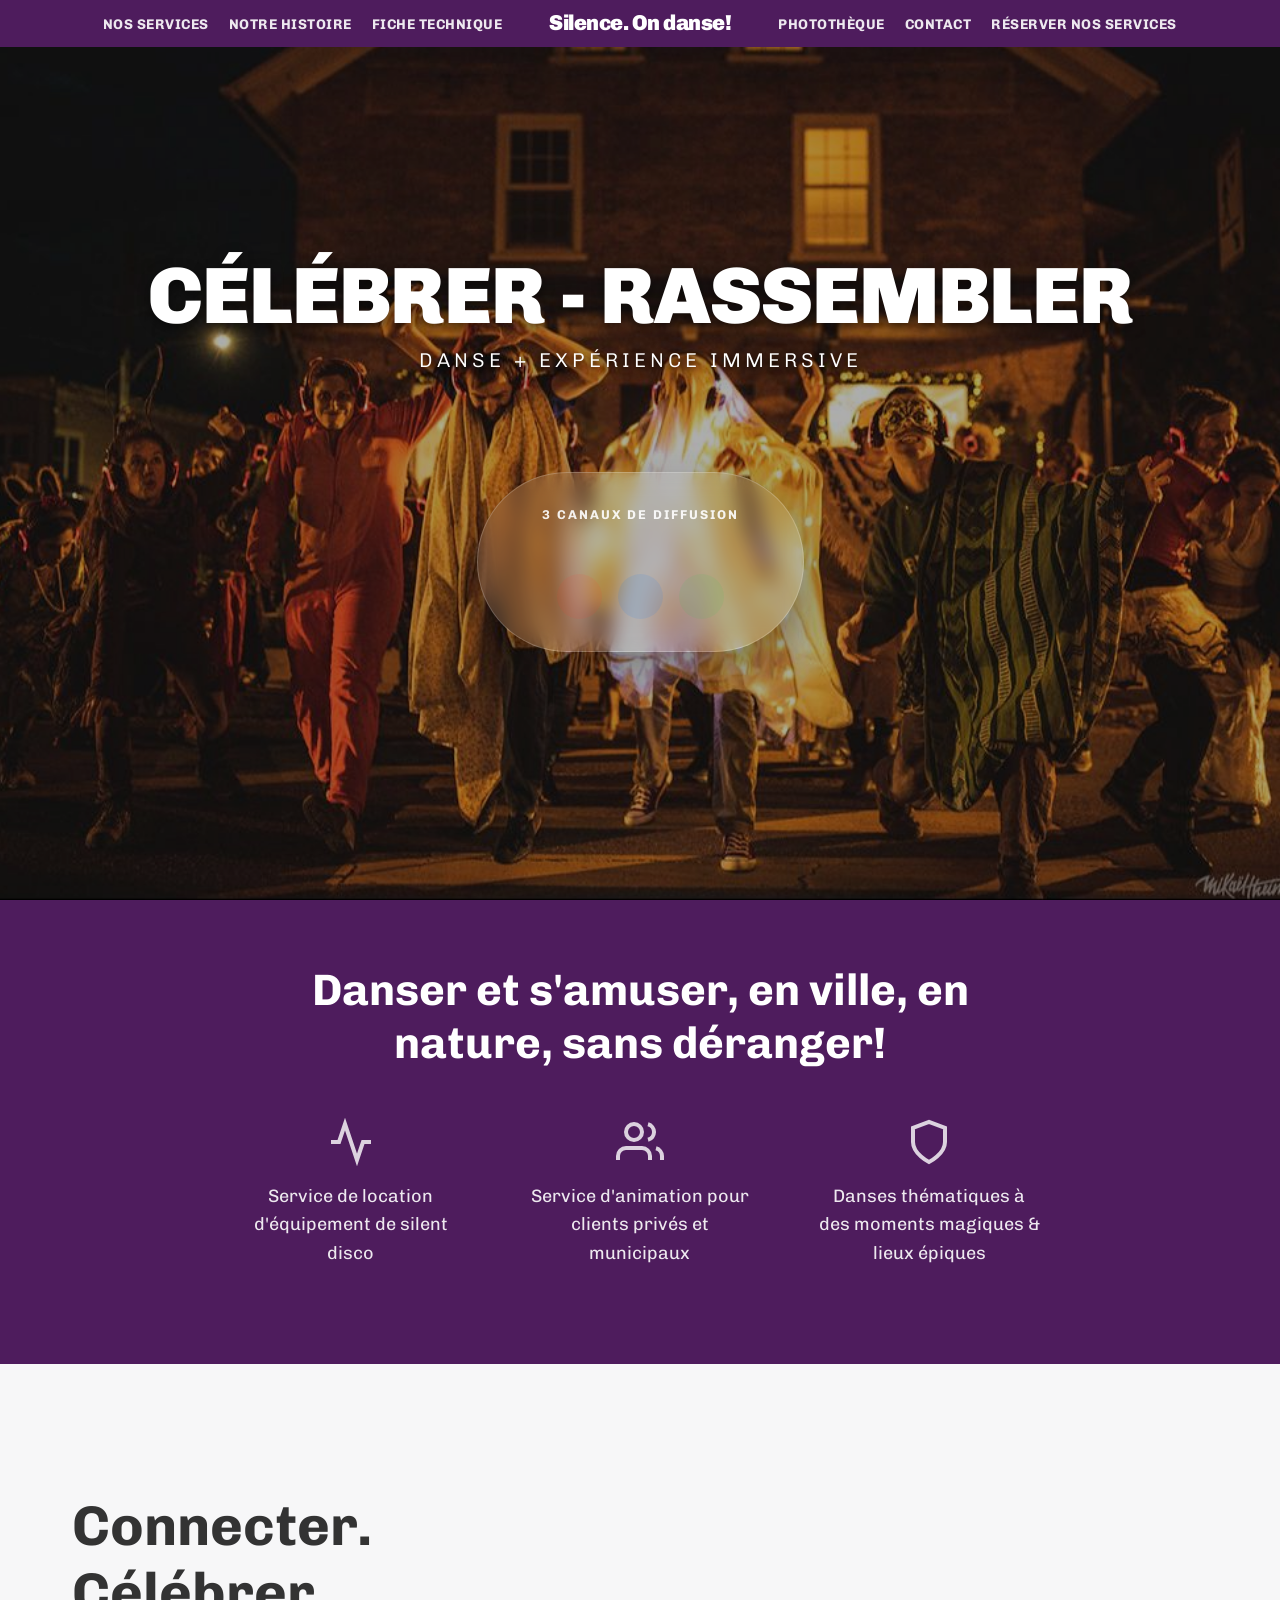
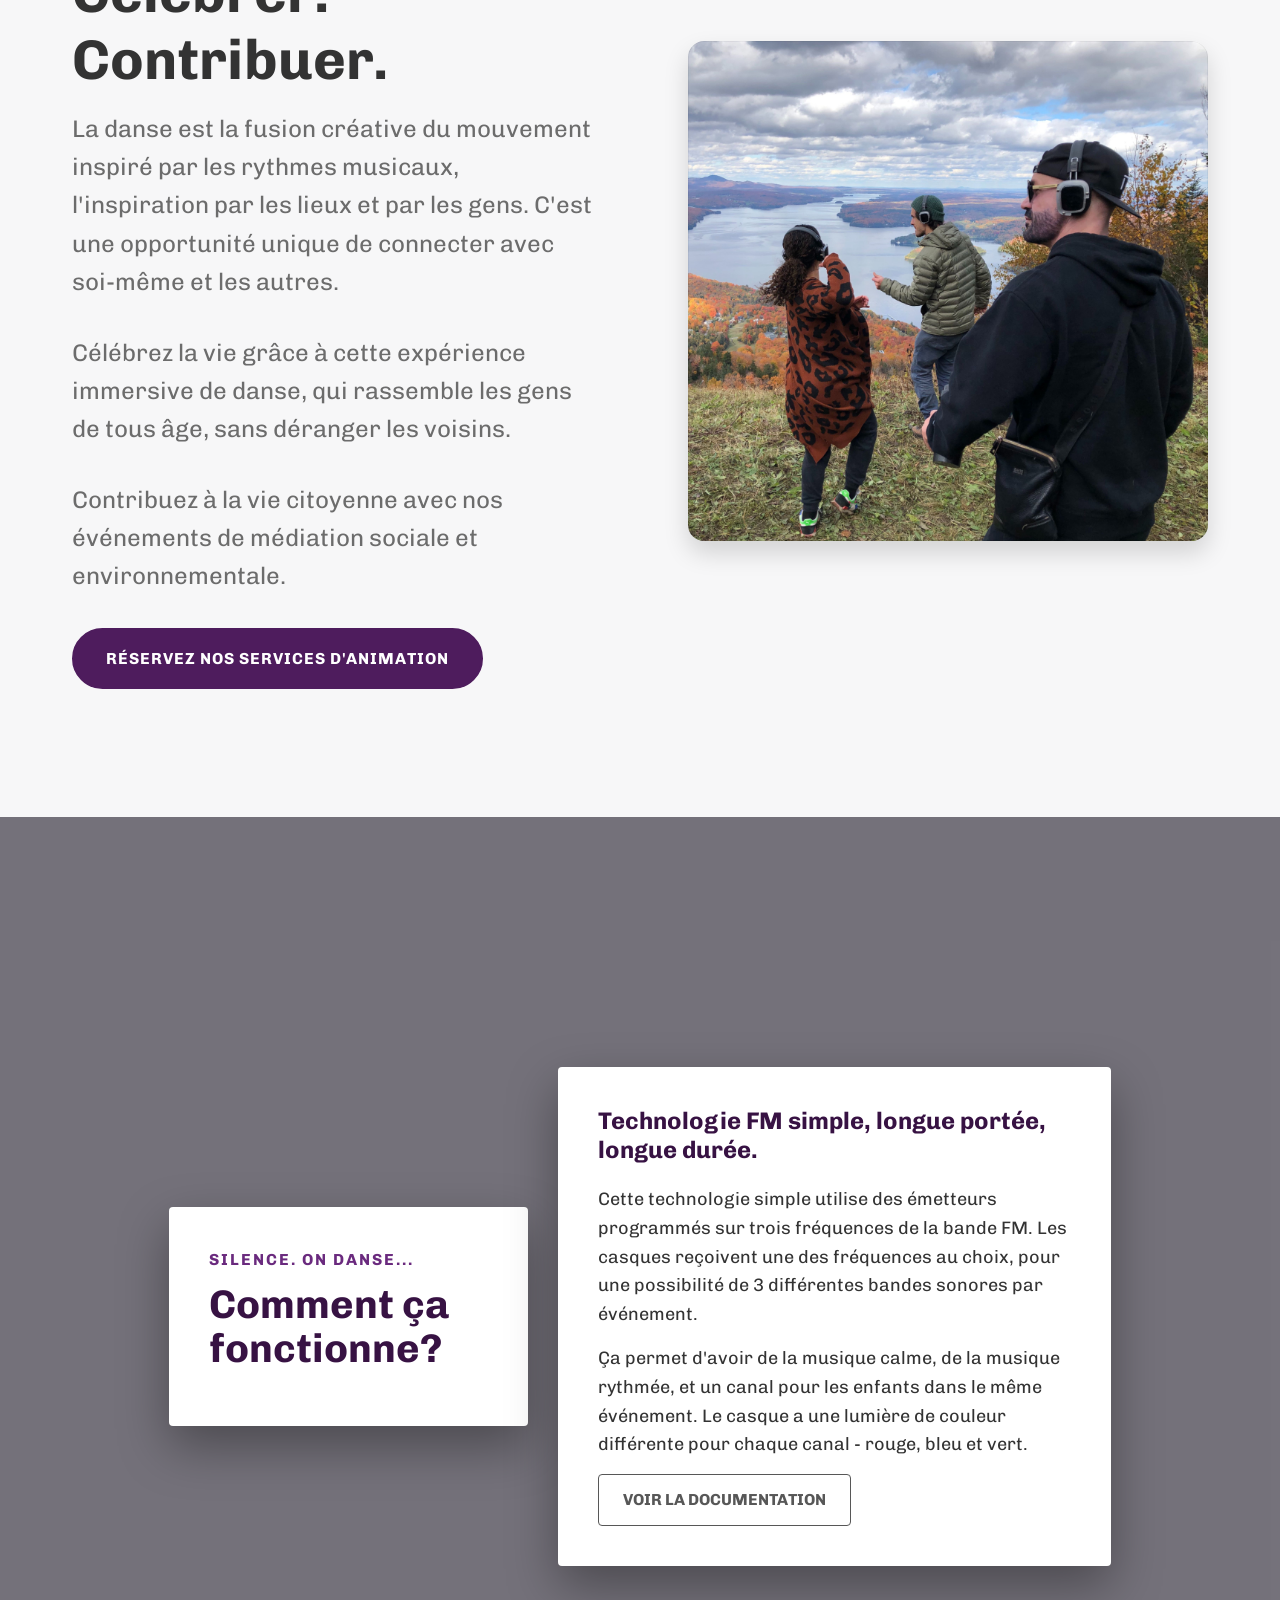
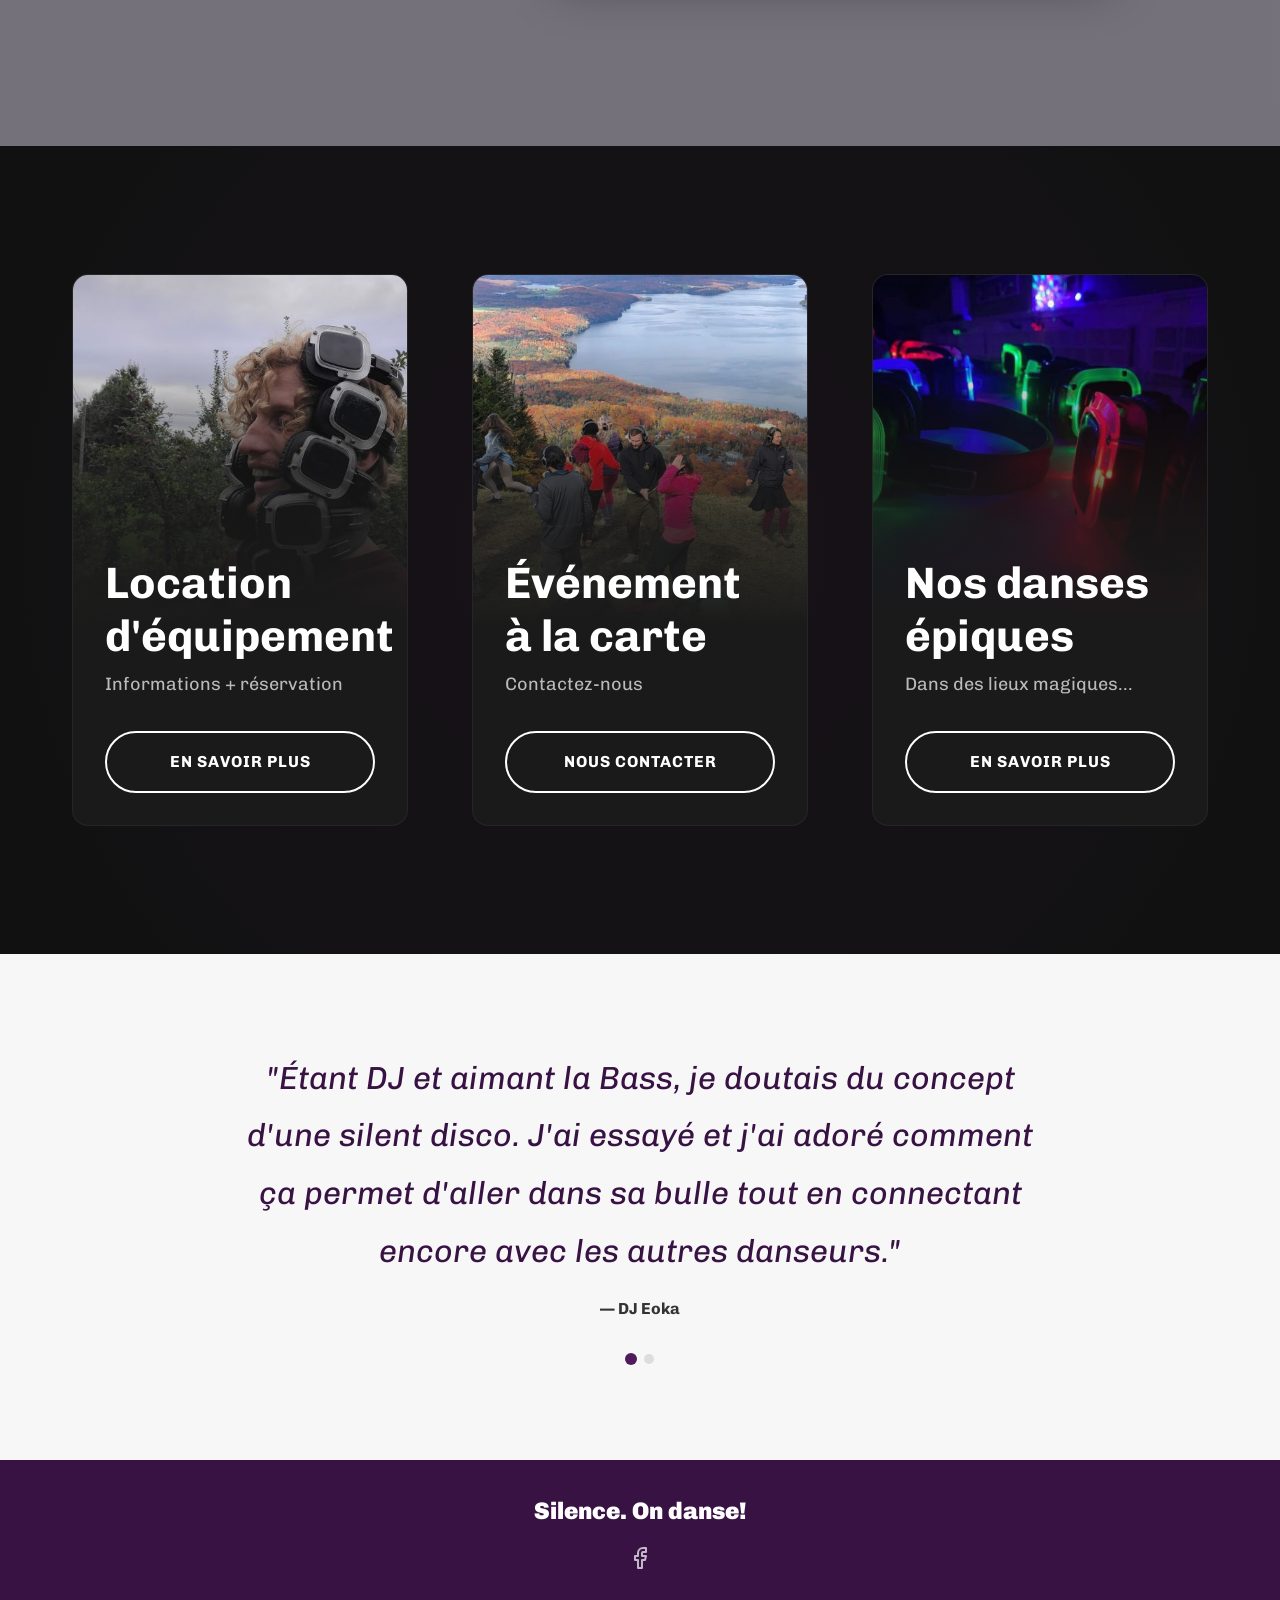
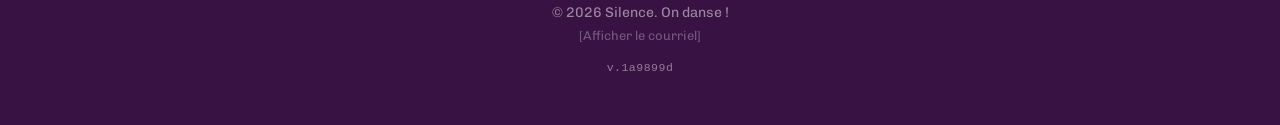
<file: index.html>
<!DOCTYPE html>
<!-- Build Trigger: 2026-02-25-15-54 -->
<html lang="fr">

<head>
    <meta charset="UTF-8">
    <meta name="viewport" content="width=device-width, initial-scale=1.0">
    <title>Silence. On danse ! | Silent Disco & Expériences de Danse Immersive</title>
    <link rel="icon" href="favicon.svg" type="image/svg+xml">
    <meta name="description"
        content="Découvrez Silence. On danse !, le leader du silent disco au Québec. Location d'équipement, événements corporatifs, mariages et danses épiques en pleine nature.">

    <!-- Open Graph / Facebook -->
    <meta property="og:type" content="website">
    <meta property="og:url" content="https://www.silenceondanse.ca/">
    <meta property="og:title" content="Silence. On danse ! | Silent Disco & Expériences de Danse Immersive">
    <meta property="og:description"
        content="Danser et s'amuser, en ville ou en nature, sans déranger les voisins. Trouvez nos services de location and animation de silent disco.">
    <meta property="og:image" content="https://www.silenceondanse.ca/assets/images/hero-bg.jpg">

    <!-- Google Fonts -->
    <link rel="preconnect" href="https://fonts.googleapis.com">
    <link rel="preconnect" href="https://fonts.gstatic.com" crossorigin>
    <link href="https://fonts.googleapis.com/css2?family=Chivo:wght@300;400;700;900&display=swap" rel="stylesheet">

    <!-- CSS -->
    <link rel="stylesheet" href="css/variables.css">
    <link rel="stylesheet" href="css/style.css?v=6">
</head>

<body>

    <!-- Header (loaded from components/header.html) -->
    <div id="header-placeholder"></div>
    <script src="js/load-header.js"></script>

    <!-- Hero Section -->
    <section class="hero" id="hero">
        <div class="video-background">
            <video autoplay muted loop playsinline poster="assets/images/hero-bg.jpg">
                <source src="assets/video/hero_main.mp4" type="video/mp4">
            </video>
        </div>
        <div class="hero-overlay hero-overlay-dark"></div>
        <div class="hero-content reveal">
            <h1>CÉLÉBRER - RASSEMBLER</h1>
            <p class="subtitle">DANSE + EXPÉRIENCE IMMERSIVE</p>
            <div class="hero-channels">
                <div class="channel-info">
                    <p class="channel-label">3 CANAUX DE DIFFUSION</p>
                    <div class="lights-wrapper channels-dots">
                        <span class="channel dot-red"></span>
                        <span class="channel dot-blue"></span>
                        <span class="channel dot-green"></span>
                    </div>
                </div>
            </div>
        </div>
    </section>

    <!-- Introduction Banner -->
    <section class="intro-banner" id="intro-banner">
        <div class="container reveal">
            <h2 class="highlight-text">Danser et s'amuser, en ville, en nature, sans déranger!</h2>
            <div class="intro-features">
                <div class="feature-item">
                    <svg viewBox="0 0 24 24" fill="none" stroke="currentColor" stroke-width="2">
                        <path d="M22 12h-4l-3 9L9 3l-3 9H2" />
                    </svg>
                    <p>Service de location d'équipement de silent disco</p>
                </div>
                <div class="feature-item">
                    <svg viewBox="0 0 24 24" fill="none" stroke="currentColor" stroke-width="2">
                        <path d="M17 21v-2a4 4 0 0 0-4-4H5a4 4 0 0 0-4 4v2" />
                        <circle cx="9" cy="7" r="4" />
                        <path d="M23 21v-2a4 4 0 0 0-3-3.87" />
                        <path d="M16 3.13a4 4 0 0 1 0 7.75" />
                    </svg>
                    <p>Service d'animation pour clients privés et municipaux</p>
                </div>
                <div class="feature-item">
                    <svg viewBox="0 0 24 24" fill="none" stroke="currentColor" stroke-width="2">
                        <path d="M12 22s8-4 8-10V5l-8-3-8 3v7c0 6 8 10 8 10z" />
                    </svg>
                    <p>Danses thématiques à des moments magiques & lieux épiques</p>
                </div>
            </div>
        </div>
    </section>

    <!-- About Section -->
    <section class="about" id="about">
        <div class="container">
            <div class="about-grid">
                <div class="about-text reveal fade-left">
                    <h2>Connecter. Célébrer. Contribuer.</h2>
                    <p>La danse est la fusion créative du mouvement inspiré par les rythmes musicaux, l'inspiration par
                        les lieux et par les gens. C'est une opportunité unique de connecter avec soi-même et les
                        autres.</p>
                    <p>Célébrez la vie grâce à cette expérience immersive de danse, qui rassemble les gens de tous âge,
                        sans déranger les voisins.</p>
                    <p>Contribuez à la vie citoyenne avec nos événements de médiation sociale et environnementale.</p>
                    <a href="#services-cards" class="btn-primary">Réservez nos services d'animation</a>
                </div>
                <div class="about-image reveal fade-right">
                    <!-- Image via CSS background -->
                    <div class="image-wrapper"></div>
                </div>
            </div>
        </div>
    </section>

    <!-- How it Works -->
    <section class="how-it-works" id="how-it-works">
        <div class="container">
            <div class="row align-items-center justify-content-center">
                <div class="col-4 reveal fade-left">
                    <div class="floating-card card-question">
                        <span class="subtitle-small">Silence. On danse...</span>
                        <h2>Comment ça<br>fonctionne?</h2>
                    </div>
                </div>
                <div class="col-6 reveal fade-right reveal-delay-35">
                    <div class="floating-card card-answer">
                        <h3>Technologie FM simple, longue portée, longue durée.</h3>
                        <p>Cette technologie simple utilise des émetteurs programmés sur trois fréquences de la bande
                            FM. Les casques reçoivent une des fréquences au choix, pour une possibilité de 3 différentes
                            bandes sonores par événement.</p>
                        <p>Ça permet d'avoir de la musique calme, de la musique rythmée, et un canal pour les enfants
                            dans le même événement. Le casque a une lumière de couleur différente pour chaque canal -
                            rouge, bleu et vert.</p>
                        <a href="fiche-technique.html" class="btn-outline-dark">VOIR LA DOCUMENTATION</a>
                    </div>
                </div>
            </div>
        </div>
    </section>

    <!-- Services Cards -->
    <section class="services-cards" id="services-cards">
        <div class="container">
            <div class="cards-grid">
                <!-- Card 1 -->
                <div class="card reveal fade-up reveal-delay-1">
                    <div class="card-image bg-equipement"></div>
                    <div class="card-content">
                        <h3>Location d'équipement</h3>
                        <p>Informations + réservation</p>
                        <a href="services.html" class="btn-outline-light">EN SAVOIR PLUS</a>
                    </div>
                </div>
                <!-- Card 2 -->
                <div class="card reveal fade-up reveal-delay-2">
                    <div class="card-image bg-evenement"></div>
                    <div class="card-content">
                        <h3>Événement à la carte</h3>
                        <p>Contactez-nous</p>
                        <a href="contact.html" class="btn-outline-light">NOUS CONTACTER</a>
                    </div>
                </div>
                <!-- Card 3 -->
                <div class="card reveal fade-up reveal-delay-3">
                    <div class="card-image bg-lieux"></div>
                    <div class="card-content">
                        <h3>Nos danses épiques</h3>
                        <p>Dans des lieux magiques...</p>
                        <a href="services.html" class="btn-outline-light">EN SAVOIR PLUS</a>
                    </div>
                </div>
            </div>
        </div>
    </section>

    <!-- Testimonials -->
    <section class="testimonials" id="testimonials">
        <div class="container">
            <div class="testimonial-slider reveal">
                <div class="testimonial-slide active">
                    <blockquote>
                        "Étant DJ et aimant la Bass, je doutais du concept d'une silent disco. J'ai essayé et j'ai adoré
                        comment ça permet d'aller dans sa bulle tout en connectant encore avec les autres danseurs."
                    </blockquote>
                    <cite>— DJ Eoka</cite>
                </div>
                <div class="testimonial-slide">
                    <blockquote>
                        "Enfin un concept qui permet de danser et s'amuser, tout en permettant aux gens de simplement
                        enlever le casque d'écoute pour discuter s'ils en ont envie."
                    </blockquote>
                    <cite>— Marie-Christine Tremblay</cite>
                </div>
            </div>
            <div class="slider-dots">
                <span class="dot active"></span>
                <span class="dot"></span>
            </div>
        </div>
    </section>

    <!-- Footer -->
    <footer class="main-footer" id="footer">
        <div class="container">
            <div class="footer-content">
                <div class="footer-logo">
                    Silence. On danse!
                </div>
                <div class="social-links">
                    <a href="https://www.facebook.com/silenceondanse" target="_blank" aria-label="Facebook"><svg
                            viewBox="0 0 24 24" width="24" height="24" stroke="currentColor" stroke-width="2"
                            fill="none" stroke-linecap="round" stroke-linejoin="round">
                            <path d="M18 2h-3a5 5 0 0 0-5 5v3H7v4h3v8h4v-8h3l1-4h-4V7a1 1 0 0 1 1-1h3z"></path>
                        </svg></a>
                </div>
                <p class="copyright">&copy; 2026 Silence. On danse !<br>
                    <span class="reveal-on-click reveal-btn-footer" data-e="infosilenceondanse@gmail.com">[Afficher le
                        courriel]</span>
                    <span class="version-tag">v.1a9899d</span>
                </p>
            </div>
        </div>
    </footer>

    <script src="js/main.js?v=5"></script>
</body>

</html>
</file>
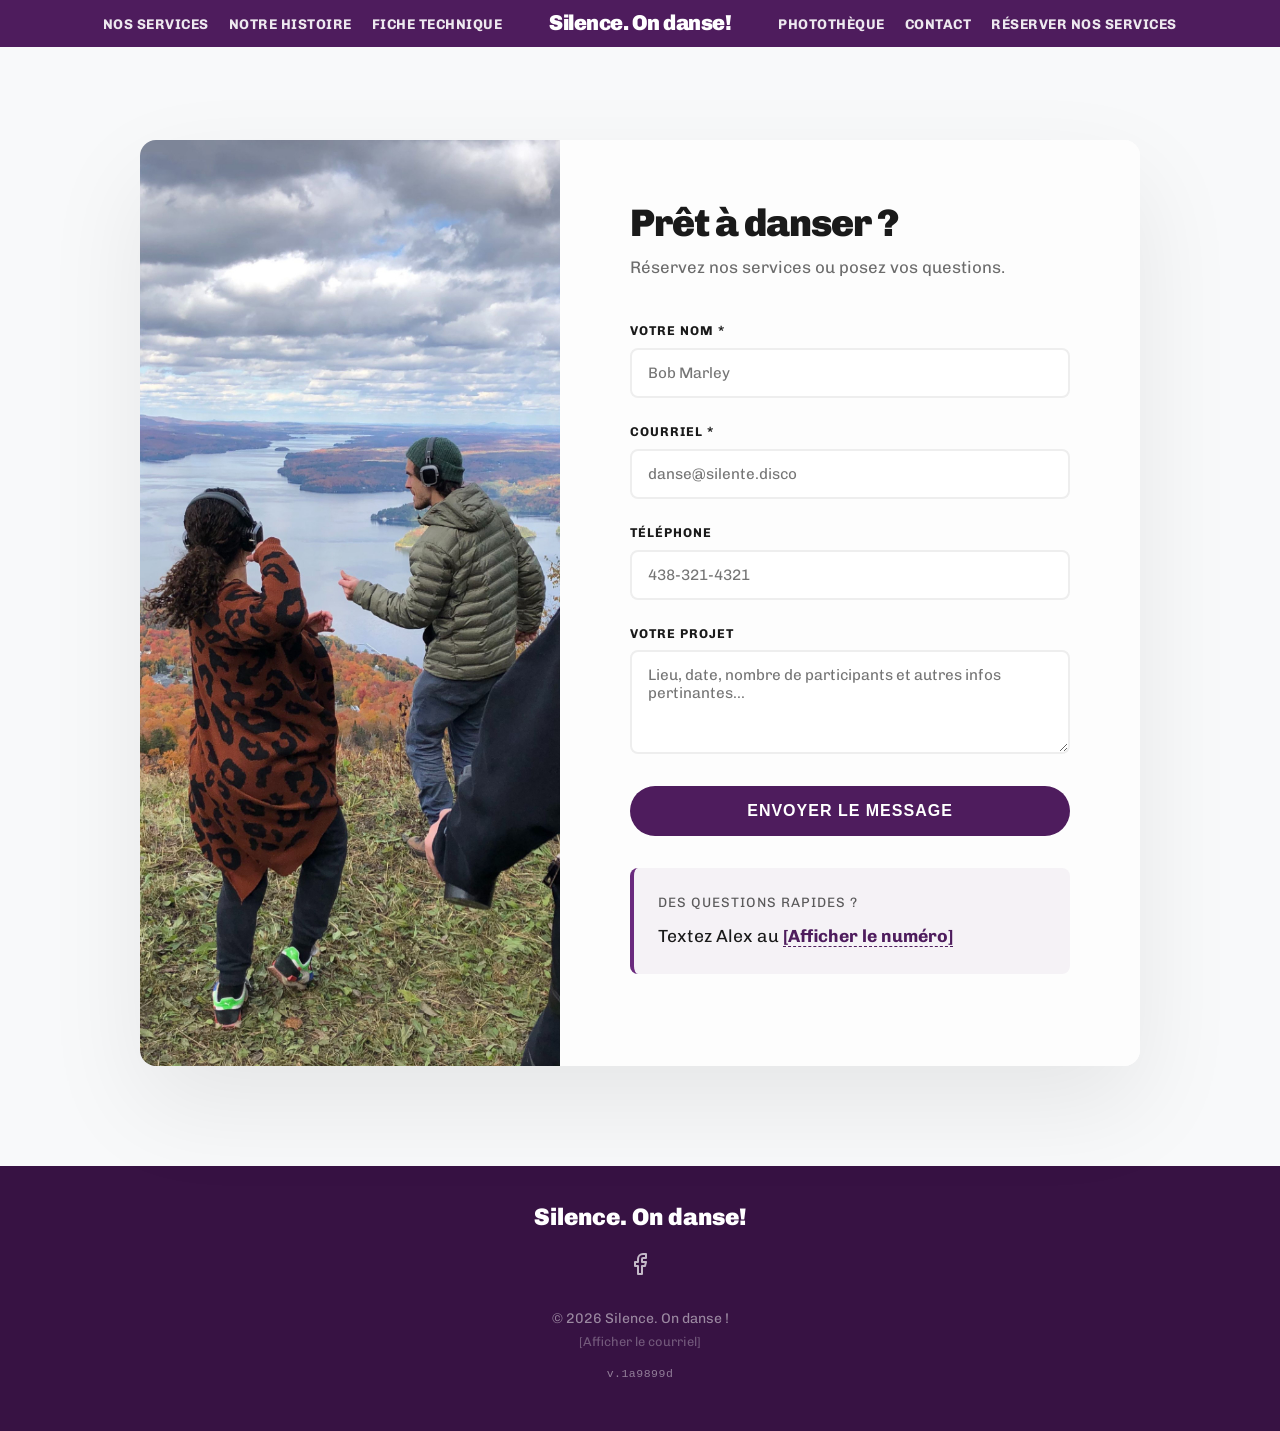
<file: contact.html>
<!DOCTYPE html>
<html lang="fr">

<head>
    <meta charset="UTF-8">
    <meta name="viewport" content="width=device-width, initial-scale=1.0">
    <title>Contact & Réservation | Silence. On danse ! - Organisez votre Silent Disco</title>
    <link rel="icon" href="favicon.svg" type="image/svg+xml">
    <meta name="description"
        content="Prêt à organiser une soirée inoubliable ? Contactez-nous pour réserver nos services de silent disco everywhere au Québec.">

    <!-- Open Graph / Facebook -->
    <meta property="og:type" content="website">
    <meta property="og:url" content="https://www.silenceondanse.ca/contact">
    <meta property="og:title" content="Contact & Réservation | Silence. On danse ! - Organisez votre Silent Disco">
    <meta property="og:description"
        content="Envoyez-nous un message pour obtenir une soumission personnalisée pour votre événement.">
    <meta property="og:image" content="https://www.silenceondanse.ca/assets/images/contact-portrait.jpg">

    <!-- Google Fonts -->
    <link rel="preconnect" href="https://fonts.googleapis.com">
    <link rel="preconnect" href="https://fonts.gstatic.com" crossorigin>
    <link href="https://fonts.googleapis.com/css2?family=Chivo:wght@300;400;700;900&display=swap" rel="stylesheet">

    <!-- CSS -->
    <link rel="stylesheet" href="css/variables.css">
    <link rel="stylesheet" href="css/style.css?v=6">
</head>

<body>

    <!-- Header (loaded from components/header.html) -->
    <div id="header-placeholder"></div>
    <script src="js/load-header.js"></script>

    <!-- Contact Section -->
    <section class="contact-section" id="contact-form-section">
        <div class="container">
            <div class="contact-card">
                <!-- Left Image & Phone -->
                <div class="contact-image-side reveal fade-left"
                    style="background-image: url('assets/images/5d1514-666-2d08-467b-baed7fecdfb2_Danse_couleurs.jpg');">
                    <!-- Overlay removed from here for legibility -->
                </div>

                <!-- Right Form -->
                <div class="contact-form-side reveal fade-right">
                    <h1>Prêt à danser ?</h1>
                    <p>Réservez nos services ou posez vos questions.</p>

                    <!-- Success message -->
                    <div id="form-success">
                        <strong>Message envoyé ! ✓</strong><br>
                        Nous vous répondrons dans les plus brefs délais.
                    </div>

                    <!-- Error message -->
                    <div id="form-error">
                        <strong>Erreur d'envoi</strong><br>
                        Veuillez réessayer ou nous contacter directement.
                    </div>

                    <form id="contact-form" name="contact" method="POST" netlify netlify-honeypot="bot-field"
                        class="contact-form">

                        <input type="hidden" name="form-name" value="contact">

                        <!-- Objet du courriel Netlify : rempli en JS à l'envoi (unique par demande) -->
                        <input type="hidden" name="subject" data-remove-prefix value="📝 Demande">

                        <!-- Netlify Bot-Field -->
                        <p class="d-none">
                            <label>Ne pas remplir si vous êtes humain : <input name="bot-field"></label>
                        </p>

                        <div class="form-group">
                            <label for="name" class="form-label">Votre Nom *</label>
                            <input type="text" id="name" name="name" class="form-input" required
                                placeholder="Bob Marley">
                        </div>
                        <div class="form-group">
                            <label for="email" class="form-label">Courriel *</label>
                            <input type="email" id="email" name="email" class="form-input" required
                                placeholder="danse@silente.disco">
                        </div>
                        <div class="form-group">
                            <label for="phone" class="form-label">Téléphone</label>
                            <input type="tel" id="phone" name="phone" class="form-input" placeholder="438-321-4321">
                        </div>
                        <div class="form-group">
                            <label for="message" class="form-label">Votre projet</label>
                            <textarea id="message" name="message" class="form-textarea" rows="4"
                                placeholder="Lieu, date, nombre de participants et autres infos pertinantes..."></textarea>
                        </div>
                        <button type="submit" id="contact-submit" class="btn-primary w-full border-none">ENVOYER LE
                            MESSAGE</button>
                    </form>

                    <div class="quick-contact-box reveal fade-up" style="margin-top: 2rem;">
                        <span class="label-small">Des questions rapides ?</span>
                        <span class="text-large-block">Textez Alex au
                            <strong class="reveal-on-click text-reveal-inline" data-p="250-644-0742">[Afficher
                                le numéro]</strong></span>
                    </div>
                </div>
            </div>
        </div>
    </section>


    <!-- Footer -->
    <footer class="main-footer" id="footer">
        <div class="container">
            <div class="footer-content">
                <div class="footer-logo">
                    Silence. On danse!
                </div>
                <div class="social-links">
                    <a href="https://www.facebook.com/silenceondanse" target="_blank" aria-label="Facebook"><svg
                            viewBox="0 0 24 24" width="24" height="24" stroke="currentColor" stroke-width="2"
                            fill="none" stroke-linecap="round" stroke-linejoin="round">
                            <path d="M18 2h-3a5 5 0 0 0-5 5v3H7v4h3v8h4v-8h3l1-4h-4V7a1 1 0 0 1 1-1h3z"></path>
                        </svg></a>
                </div>
                <p class="copyright">&copy; 2026 Silence. On danse !<br>
                    <span class="reveal-on-click reveal-btn-footer" data-e="infosilenceondanse@gmail.com">[Afficher le
                        courriel]</span>
                    <span class="version-tag">v.1a9899d</span>
                </p>
            </div>
        </div>
    </footer>

    <script src="js/main.js?v=5"></script>
</body>

</html>
</file>
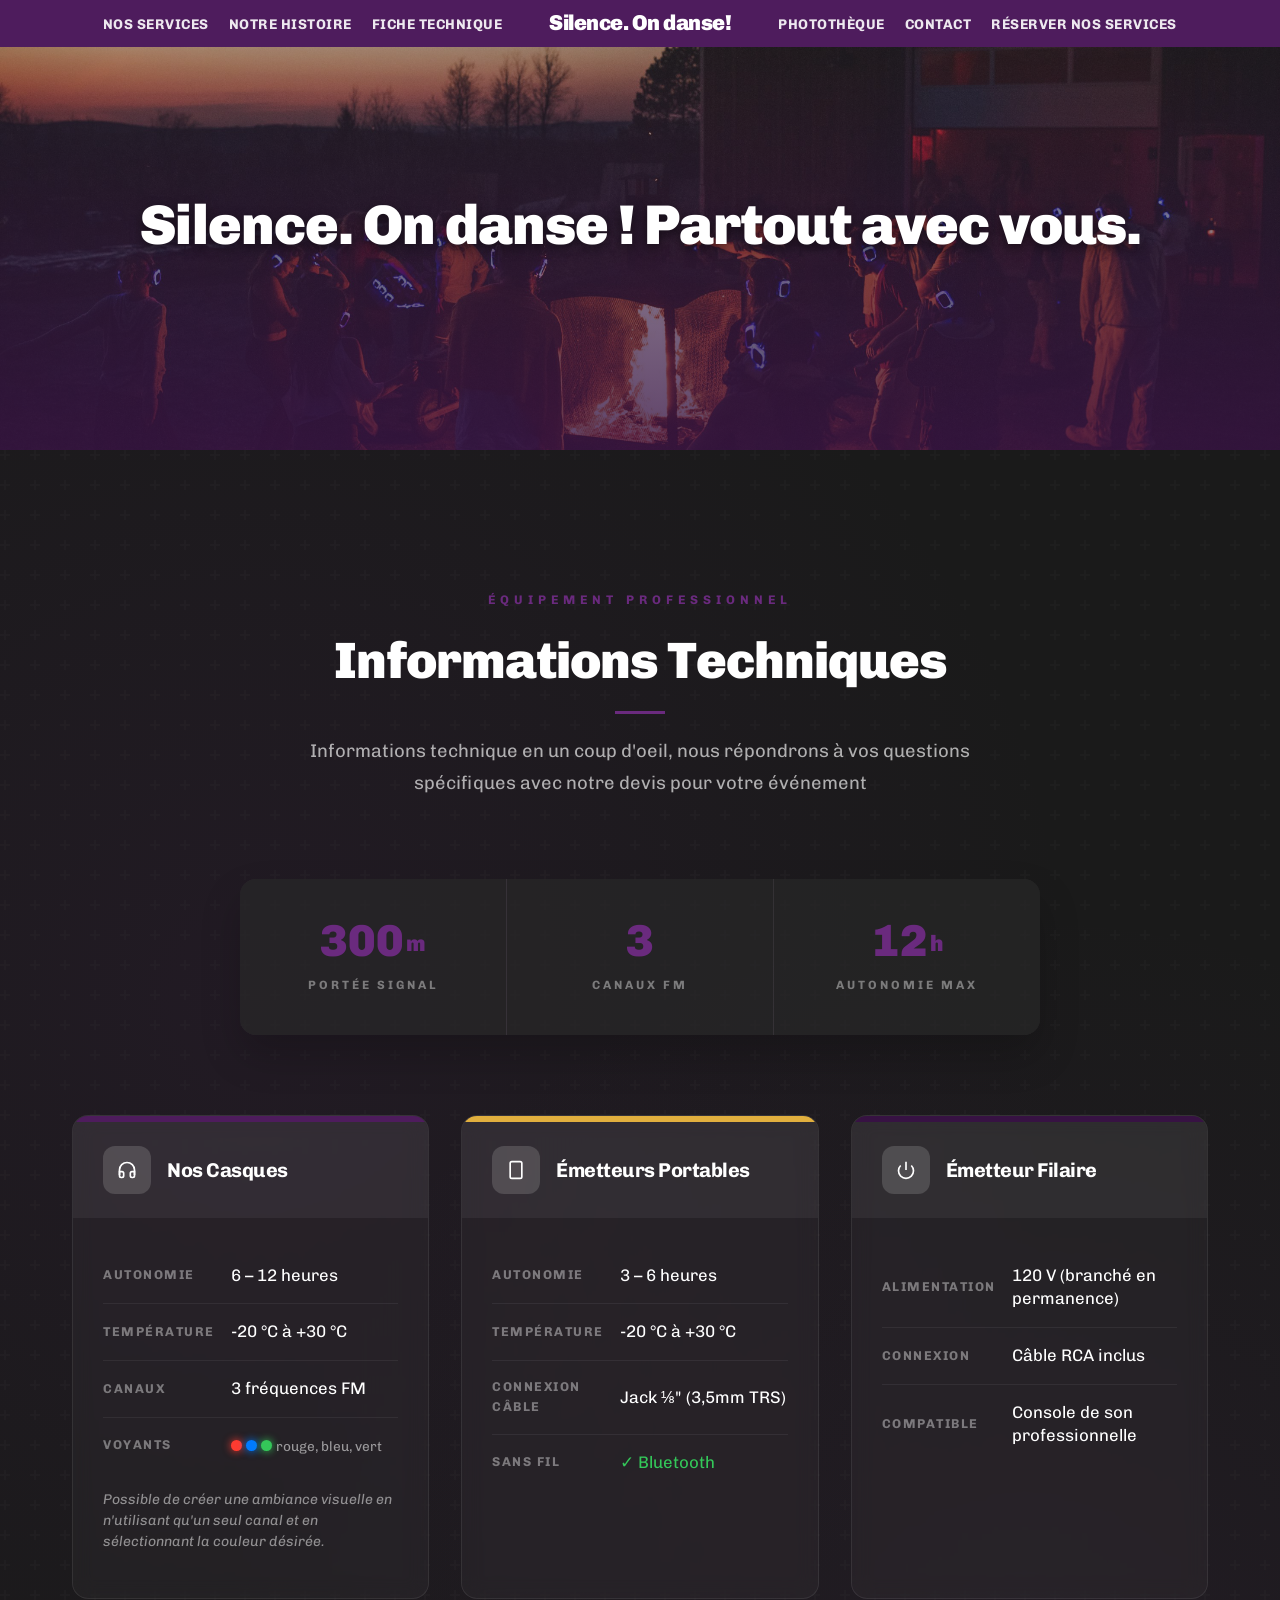
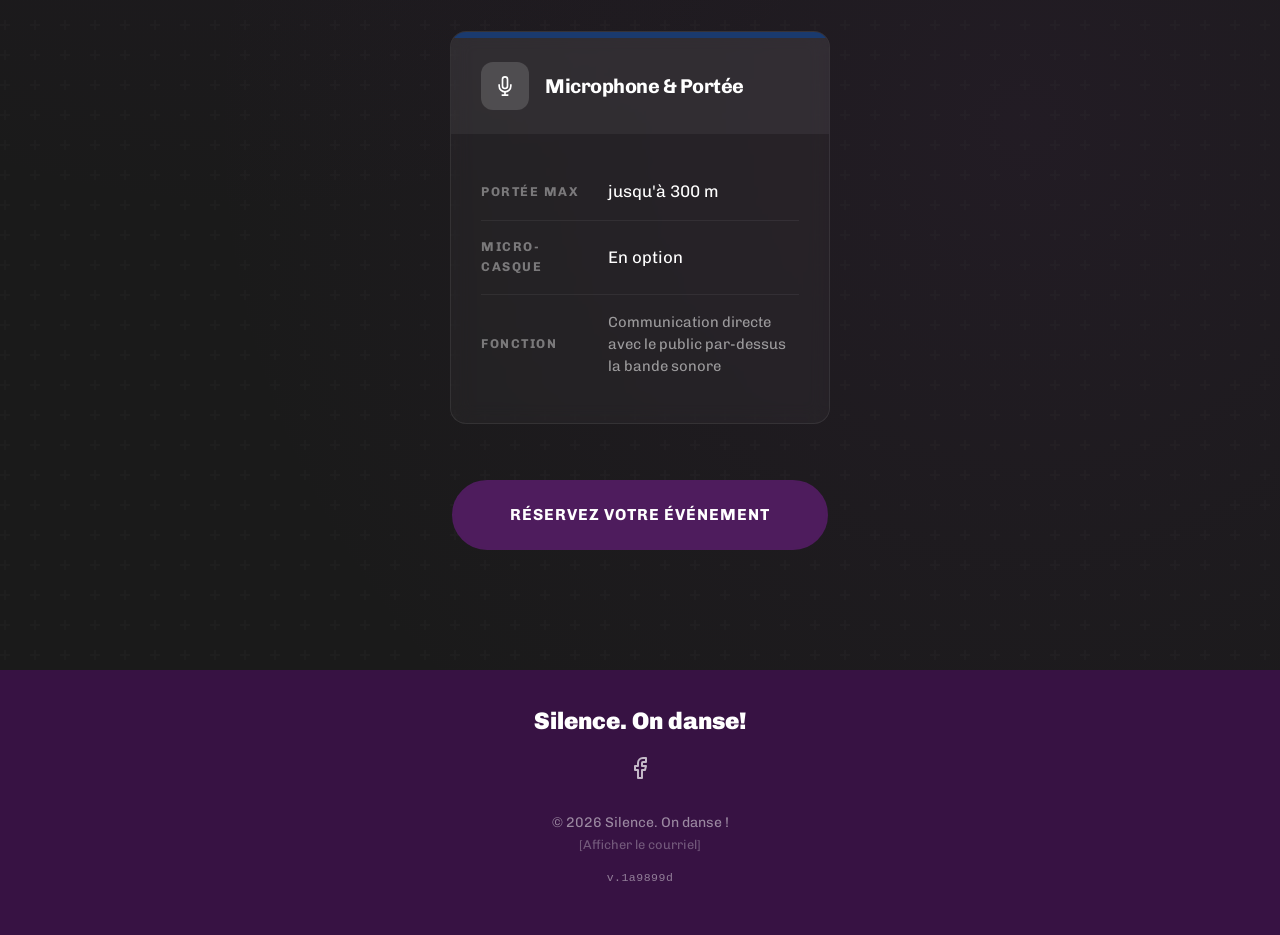
<file: fiche-technique.html>
<!DOCTYPE html>
<html lang="fr">

<head>
    <meta charset="UTF-8">
    <meta name="viewport" content="width=device-width, initial-scale=1.0">
    <title>Fiche Technique | Silence. On danse ! - Équipement Silent Disco Pro</title>
    <link rel="icon" href="favicon.svg" type="image/svg+xml">
    <meta name="description"
        content="Spécifications techniques de notre équipement : casques UHF, émetteurs portables and longue portée. Tout pour réussir votre événement silent disco.">

    <!-- Open Graph / Facebook -->
    <meta property="og:type" content="website">
    <meta property="og:url" content="https://www.silenceondanse.ca/fiche-technique">
    <meta property="og:title" content="Fiche Technique | Silence. On danse ! - Équipement Silent Disco Pro">
    <meta property="og:description"
        content="Consultez les détails techniques de nos casques et émetteurs haute fidélité.">
    <meta property="og:image" content="https://www.silenceondanse.ca/assets/images/card-equipement.jpg">

    <!-- Google Fonts -->
    <link rel="preconnect" href="https://fonts.googleapis.com">
    <link rel="preconnect" href="https://fonts.gstatic.com" crossorigin>
    <link href="https://fonts.googleapis.com/css2?family=Chivo:wght@300;400;700;900&display=swap" rel="stylesheet">

    <!-- CSS -->
    <link rel="stylesheet" href="css/variables.css">
    <link rel="stylesheet" href="css/style.css?v=6">

</head>


<body>

    <!-- Header (loaded from components/header.html) -->
    <div id="header-placeholder"></div>
    <script src="js/load-header.js"></script>

    <!-- Hero Section -->
    <section class="hero hero-fiche" id="hero-fiche">
        <div class="hero-overlay"></div>
        <div class="hero-content reveal">
            <h1 class="fs-3xl">Silence. On danse ! Partout avec vous.</h1>
        </div>
    </section>

    <!-- Technical Details Section -->
    <section class="technical-details" id="details">
        <div class="container">

            <!-- Section Heading -->
            <div class="tech-header reveal fade-up">
                <span class="label">ÉQUIPEMENT PROFESSIONNEL</span>
                <h2>Informations Techniques</h2>
                <div class="divider-center"></div>
                <p>
                    Informations technique en un coup d'oeil, nous répondrons à vos questions spécifiques avec notre devis pour votre événement
                </p>
            </div>

            <!-- Quick Stats Bar -->
            <div class="tech-stats-bar reveal fade-up">
                <div class="stat-item">
                    <div class="stat-val">300<span>m</span></div>
                    <div class="stat-label">Portée signal</div>
                </div>
                <div class="stat-item">
                    <div class="stat-val">3</div>
                    <div class="stat-label">Canaux FM</div>
                </div>
                <div class="stat-item">
                    <div class="stat-val">12<span>h</span></div>
                    <div class="stat-label">Autonomie max</div>
                </div>
            </div>

            <!-- Equipment Cards Grid -->
            <div class="equip-grid">

                <!-- Casques -->
                <div class="equip-card reveal fade-up">
                    <div class="equip-card-header border-primary">
                        <div class="equip-card-icon">
                            <svg width="20" height="20" viewBox="0 0 24 24" fill="none" stroke="white" stroke-width="2">
                                <path d="M3 18v-6a9 9 0 0 1 18 0v6"></path>
                                <path
                                    d="M21 19a2 2 0 0 1-2 2h-1a2 2 0 0 1-2-2v-3a2 2 0 0 1 2-2h3zM3 19a2 2 0 0 0 2 2h1a2 2 0 0 0 2-2v-3a2 2 0 0 0-2-2H3z">
                                </path>
                            </svg>
                        </div>
                        <h3 class="equip-card-title">Nos Casques</h3>
                    </div>
                    <div class="equip-card-body">
                        <table class="spec-table">
                            <tr>
                                <td class="spec-label">Autonomie</td>
                                <td class="spec-value">6 – 12 heures</td>
                            </tr>
                            <tr>
                                <td class="spec-label">Température</td>
                                <td class="spec-value">-20 °C à +30 °C</td>
                            </tr>
                            <tr>
                                <td class="spec-label">Canaux</td>
                                <td class="spec-value">3 fréquences FM</td>
                            </tr>
                            <tr>
                                <td class="spec-label">Voyants</td>
                                <td class="spec-value">
                                    <span class="dot-base dot-glow-red"></span>
                                    <span class="dot-base dot-glow-blue"></span>
                                    <span class="dot-base dot-glow-green"></span>
                                    <span class="text-muted-light fs-xs">rouge, bleu,
                                        vert</span>
                                </td>
                            </tr>
                        </table>
                        <p class="spec-note">Possible de créer une ambiance visuelle en n'utilisant qu'un seul canal et
                            en sélectionnant la couleur désirée.</p>
                    </div>
                </div>

                <!-- Émetteurs Portables -->
                <div class="equip-card reveal fade-up reveal-delay-1">
                    <div class="equip-card-header border-accent">
                        <div class="equip-card-icon">
                            <svg width="20" height="20" viewBox="0 0 24 24" fill="none" stroke="white" stroke-width="2">
                                <rect x="5" y="2" width="14" height="20" rx="2" ry="2"></rect>
                                <line x1="12" y1="18" x2="12.01" y2="18"></line>
                            </svg>
                        </div>
                        <h3 class="equip-card-title">Émetteurs Portables</h3>
                    </div>
                    <div class="equip-card-body">
                        <table class="spec-table">
                            <tr>
                                <td class="spec-label">Autonomie</td>
                                <td class="spec-value">3 – 6 heures</td>
                            </tr>
                            <tr>
                                <td class="spec-label">Température</td>
                                <td class="spec-value">-20 °C à +30 °C</td>
                            </tr>
                            <tr>
                                <td class="spec-label">Connexion câble</td>
                                <td class="spec-value">Jack ⅛" (3,5mm TRS)</td>
                            </tr>
                            <tr>
                                <td class="spec-label">Sans fil</td>
                                <td class="spec-value text-success">✓ Bluetooth</td>
                            </tr>
                        </table>
                    </div>
                </div>

                <!-- Émetteur Filaire -->
                <div class="equip-card reveal fade-up reveal-delay-2">
                    <div class="equip-card-header border-primary-dark">
                        <div class="equip-card-icon">
                            <svg width="20" height="20" viewBox="0 0 24 24" fill="none" stroke="white" stroke-width="2">
                                <path d="M18.36 6.64a9 9 0 1 1-12.73 0"></path>
                                <line x1="12" y1="2" x2="12" y2="12"></line>
                            </svg>
                        </div>
                        <h3 class="equip-card-title">Émetteur Filaire</h3>
                    </div>
                    <div class="equip-card-body">
                        <table class="spec-table">
                            <tr>
                                <td class="spec-label">Alimentation</td>
                                <td class="spec-value">120 V (branché en permanence)</td>
                            </tr>
                            <tr>
                                <td class="spec-label">Connexion</td>
                                <td class="spec-value">Câble RCA inclus</td>
                            </tr>
                            <tr>
                                <td class="spec-label">Compatible</td>
                                <td class="spec-value">Console de son professionnelle</td>
                            </tr>
                        </table>
                    </div>
                </div>

                <!-- Microphone & Portée -->
                <div class="equip-card reveal fade-up reveal-delay-3">
                    <div class="equip-card-header border-dark-blue">
                        <div class="equip-card-icon">
                            <svg width="20" height="20" viewBox="0 0 24 24" fill="none" stroke="white" stroke-width="2">
                                <path d="M12 1a3 3 0 0 0-3 3v8a3 3 0 0 0 6 0V4a3 3 0 0 0-3-3z"></path>
                                <path d="M19 10v2a7 7 0 0 1-14 0v-2"></path>
                                <line x1="12" y1="19" x2="12" y2="23"></line>
                                <line x1="8" y1="23" x2="16" y2="23"></line>
                            </svg>
                        </div>
                        <h3 class="equip-card-title">Microphone & Portée</h3>
                    </div>
                    <div class="equip-card-body">
                        <table class="spec-table">
                            <tr>
                                <td class="spec-label">Portée max</td>
                                <td class="spec-value">jusqu'à 300 m</td>
                            </tr>
                            <tr>
                                <td class="spec-label">Micro-casque</td>
                                <td class="spec-value">En option</td>
                            </tr>
                            <tr>
                                <td class="spec-label">Fonction</td>
                                <td class="spec-value text-muted-light fs-xs-tight">
                                    Communication directe avec le public par-dessus la bande sonore</td>
                            </tr>
                        </table>
                    </div>
                </div>

            </div>

            <!-- CTA -->
            <div class="reveal fade-up text-center mt-56">
                <a href="contact.html" id="fiche-cta" class="btn-primary fs-base btn-wide">RÉSERVEZ
                    VOTRE ÉVÉNEMENT</a>
            </div>
        </div>
    </section>


    <!-- Footer -->
    <footer class="main-footer" id="footer">
        <div class="container">
            <div class="footer-content">
                <div class="footer-logo">
                    Silence. On danse!
                </div>
                <div class="social-links">
                    <a href="https://www.facebook.com/silenceondanse" target="_blank" aria-label="Facebook"><svg
                            viewBox="0 0 24 24" width="24" height="24" stroke="currentColor" stroke-width="2"
                            fill="none" stroke-linecap="round" stroke-linejoin="round">
                            <path d="M18 2h-3a5 5 0 0 0-5 5v3H7v4h3v8h4v-8h3l1-4h-4V7a1 1 0 0 1 1-1h3z"></path>
                        </svg></a>
                </div>
                <p class="copyright">&copy; 2026 Silence. On danse !<br>
                    <span class="reveal-on-click reveal-btn-footer" data-e="infosilenceondanse@gmail.com">[Afficher le
                        courriel]</span>
                    <span class="version-tag">v.1a9899d</span>
                </p>
            </div>
        </div>
    </footer>

    <script src="js/main.js?v=5"></script>
</body>

</html>
</file>
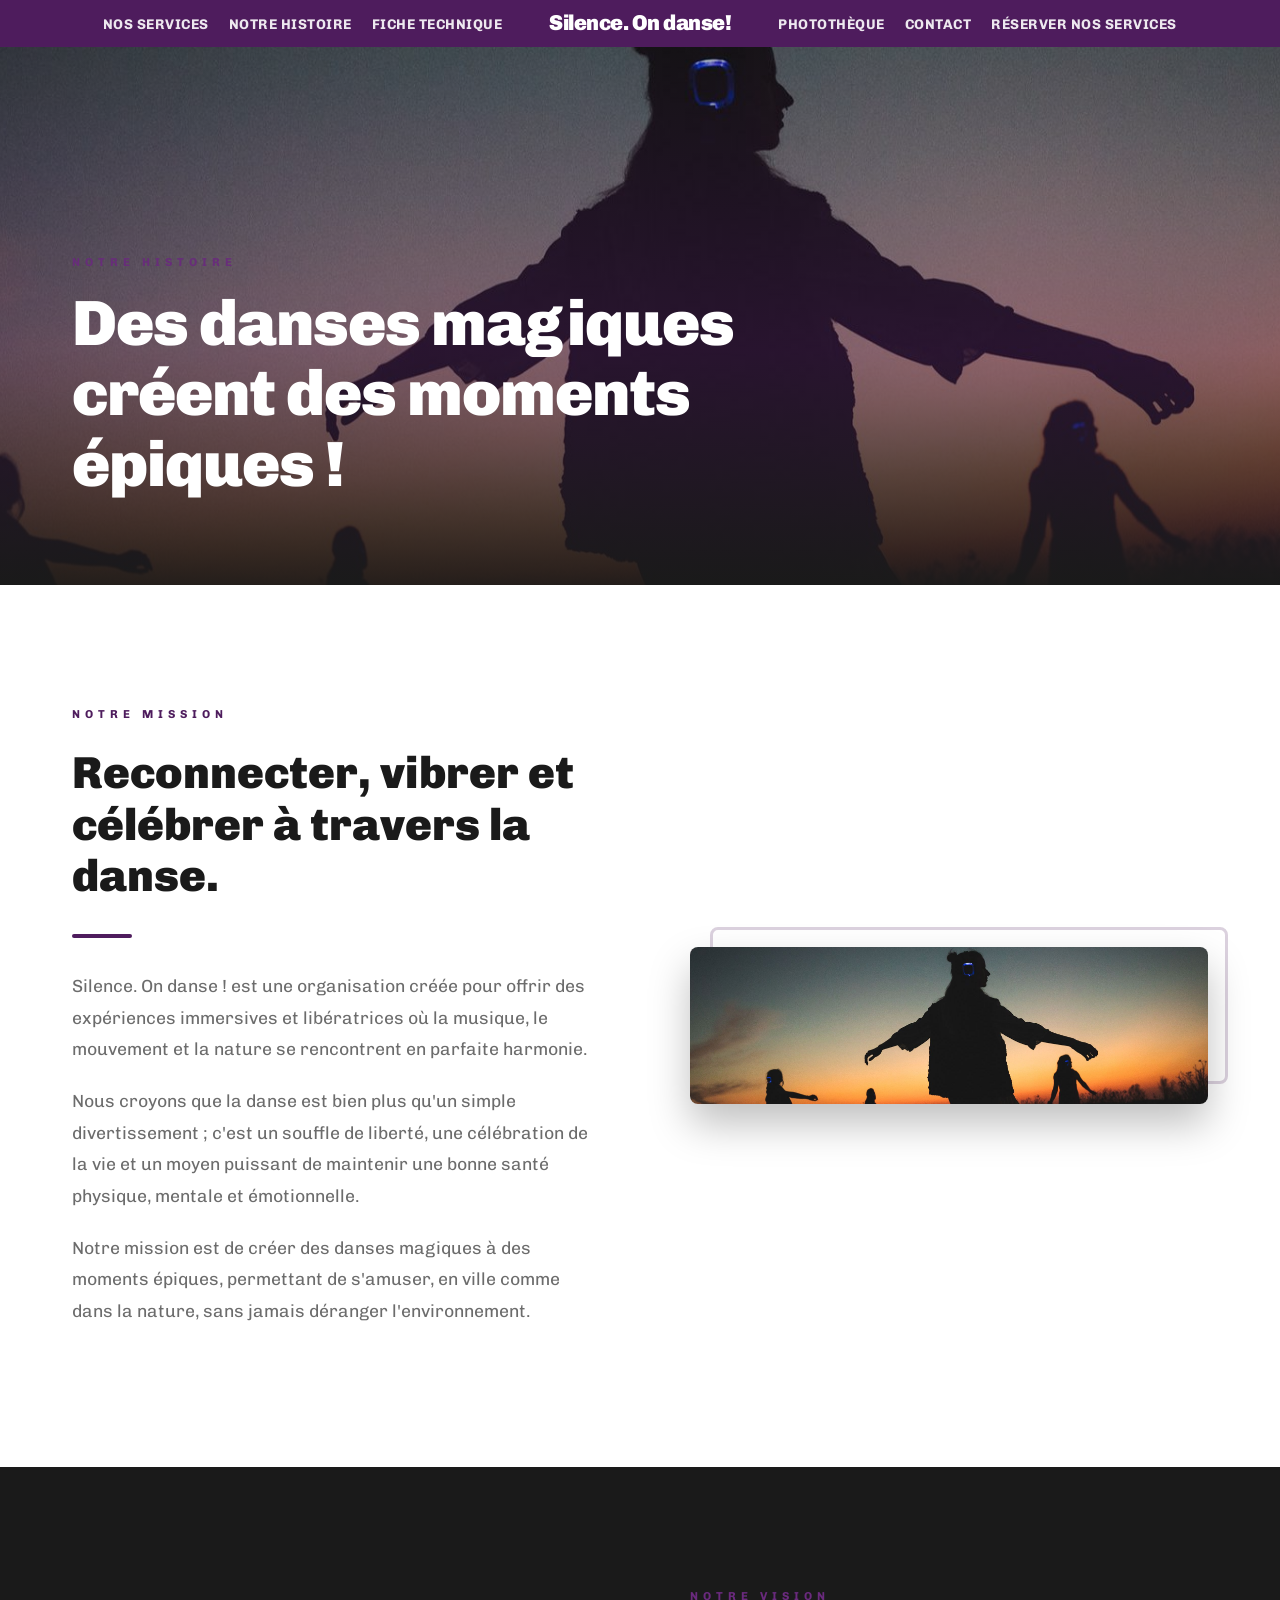
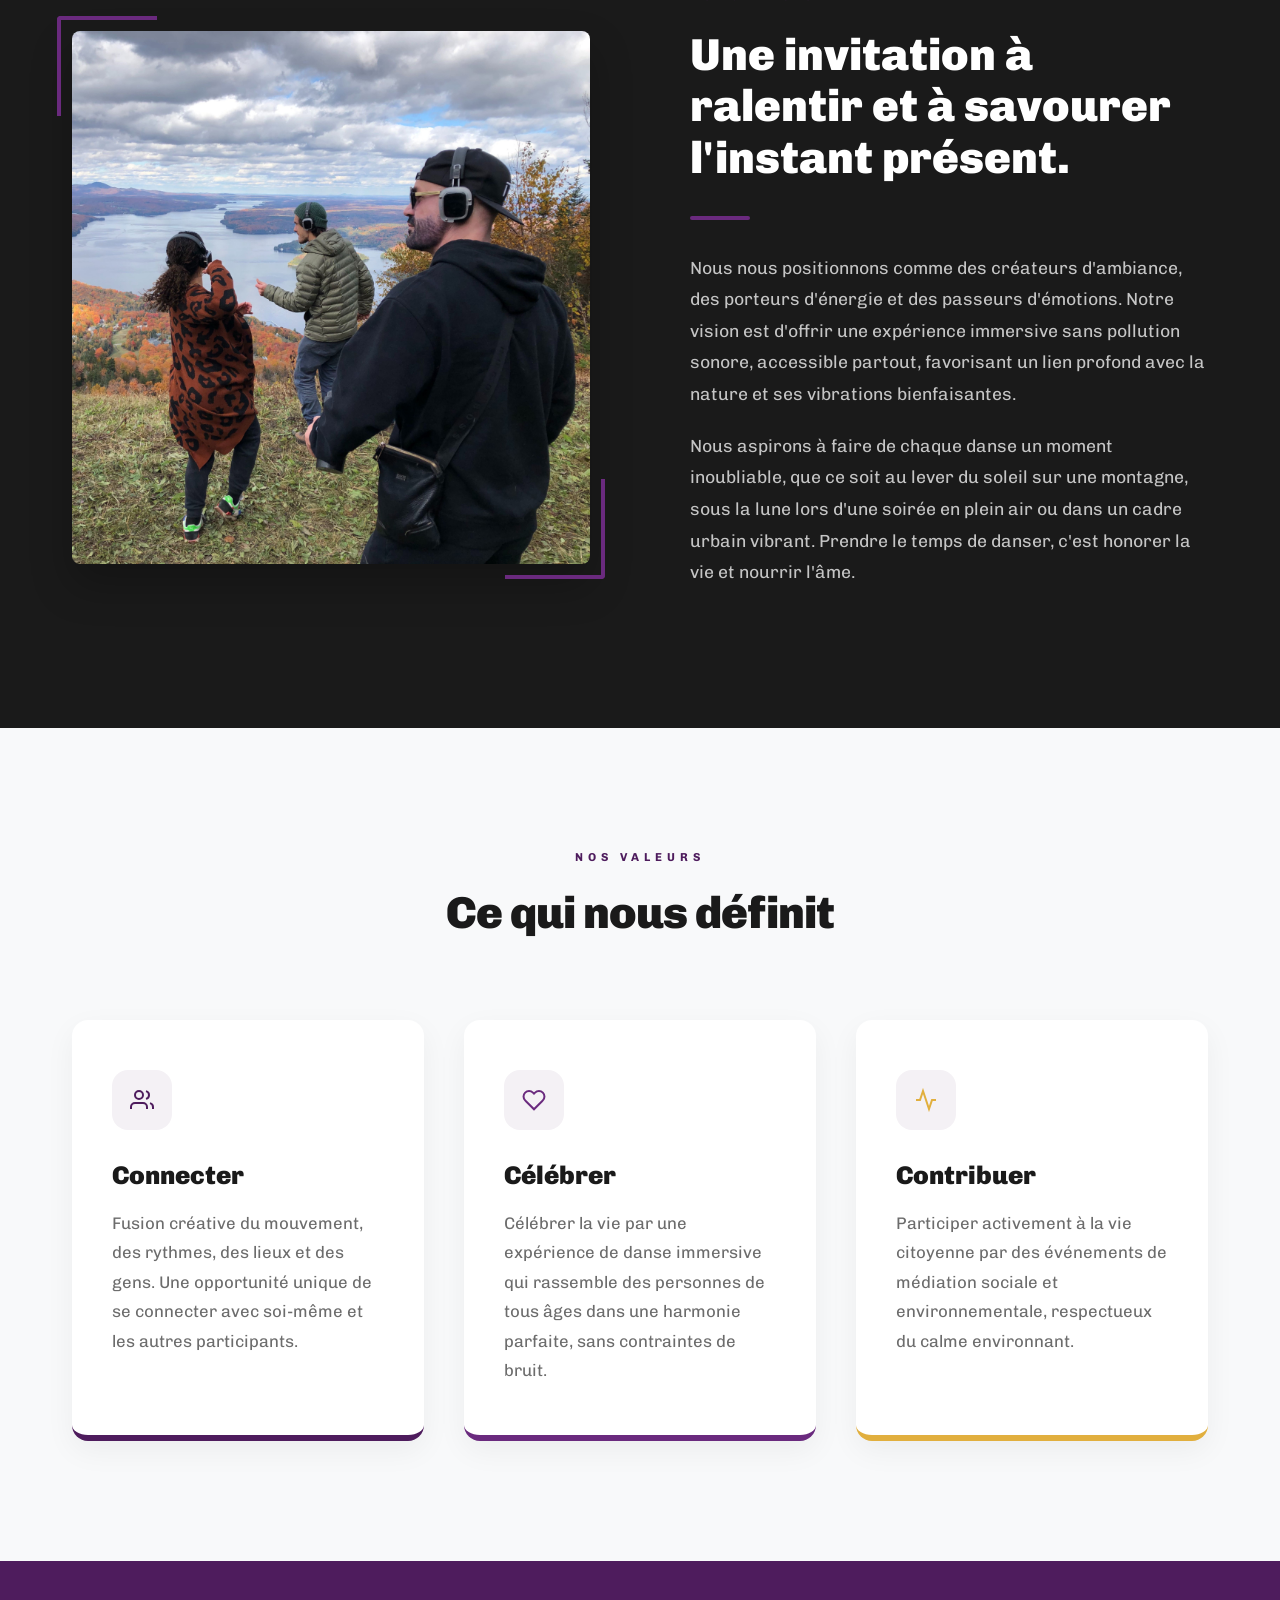
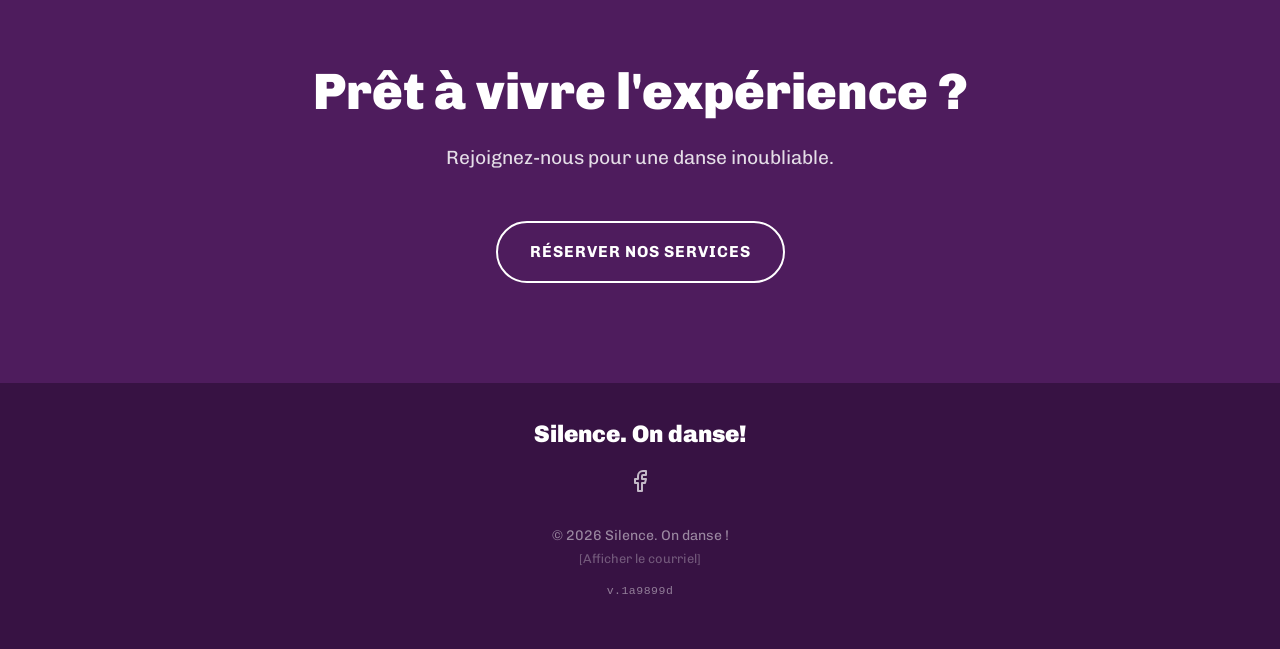
<file: notrehistoire.html>
<!DOCTYPE html>
<html lang="fr">

<head>
    <meta charset="UTF-8">
    <meta name="viewport" content="width=device-width, initial-scale=1.0">
    <title>Notre Histoire | Silence. On danse ! - La mission derrière le mouvement</title>
    <link rel="icon" href="favicon.svg" type="image/svg+xml">
    <meta name="description"
        content="Découvrez l'origine de Silence. On danse ! Notre mission : connecter, célébrer et contribuer à la vie citoyenne à travers la danse immersive.">

    <!-- Open Graph / Facebook -->
    <meta property="og:type" content="website">
    <meta property="og:url" content="https://www.silenceondanse.ca/notrehistoire">
    <meta property="og:title" content="Notre Histoire | Silence. On danse ! - La mission derrière le mouvement">
    <meta property="og:description"
        content="En savoir plus sur notre philosophie et comment nous transformons les lieux publics par la danse.">
    <meta property="og:image" content="https://www.silenceondanse.ca/assets/images/about-group.jpg">

    <!-- Google Fonts -->
    <link rel="preconnect" href="https://fonts.googleapis.com">
    <link rel="preconnect" href="https://fonts.gstatic.com" crossorigin>
    <link href="https://fonts.googleapis.com/css2?family=Chivo:wght@300;400;700;900&display=swap" rel="stylesheet">

    <!-- CSS -->
    <link rel="stylesheet" href="css/variables.css">
    <link rel="stylesheet" href="css/style.css?v=6">

</head>


<body>

    <!-- Header (loaded from components/header.html) -->
    <div id="header-placeholder"></div>
    <script src="js/load-header.js"></script>

    <!-- ======================== HERO ======================== -->
    <section class="hero-histoire-wrap" id="hero-histoire">
        <div class="hero-histoire-bg"></div>
        <div class="hero-histoire-gradient"></div>
        <div class="hero-histoire-content">
            <div class="container reveal fade-up">
                <span class="eyebrow">Notre histoire</span>
                <h1>Des danses magiques créent des moments épiques !</h1>
            </div>
        </div>
    </section>

    <!-- ======================== MISSION ======================== -->
    <section class="histoire-section" id="mission">
        <div class="container">
            <div class="histoire-layout">
                <div class="histoire-text reveal fade-left">
                    <span class="label">Notre mission</span>
                    <h2>Reconnecter, vibrer et célébrer à travers la danse.</h2>
                    <div class="histoire-divider"></div>
                    <p>
                        Silence. On danse ! est une organisation créée pour offrir des expériences immersives et
                        libératrices où la musique, le mouvement et la nature se rencontrent en parfaite harmonie.
                    </p>
                    <p>
                        Nous croyons que la danse est bien plus qu'un simple divertissement ; c'est un souffle de
                        liberté, une célébration de la vie et un moyen puissant de maintenir une bonne santé physique,
                        mentale et émotionnelle.
                    </p>
                    <p>
                        Notre mission est de créer des danses magiques à des moments épiques, permettant de s'amuser, en
                        ville comme dans la nature, sans jamais déranger l'environnement.
                    </p>
                </div>
                <div class="histoire-image-frame reveal fade-right">
                    <img src="assets/images/hero-histoire.jpg" alt="Silence on Danse — Notre mission" loading="lazy">
                </div>
            </div>
        </div>
    </section>

    <!-- ======================== VISION ======================== -->
    <section class="histoire-section dark" id="vision">
        <div class="container">
            <div class="histoire-layout">
                <div class="histoire-image-frame reveal fade-left">
                    <img src="assets/images/about-group.jpg" alt="Silence on Danse — Notre vision" loading="lazy">
                    <div class="vision-corner tl"></div>
                    <div class="vision-corner br"></div>
                </div>
                <div class="histoire-text reveal fade-right">
                    <span class="label">Notre vision</span>
                    <h2>Une invitation à ralentir et à savourer l'instant présent.</h2>
                    <div class="histoire-divider"></div>
                    <p>
                        Nous nous positionnons comme des créateurs d'ambiance, des porteurs d'énergie et des passeurs
                        d'émotions. Notre vision est d'offrir une expérience immersive sans pollution sonore, accessible
                        partout, favorisant un lien profond avec la nature et ses vibrations bienfaisantes.
                    </p>
                    <p>
                        Nous aspirons à faire de chaque danse un moment inoubliable, que ce soit au lever du soleil sur
                        une montagne, sous la lune lors d'une soirée en plein air ou dans un cadre urbain vibrant.
                        Prendre le temps de danser, c'est honorer la vie et nourrir l'âme.
                    </p>
                </div>
            </div>
        </div>
    </section>

    <!-- ======================== VALUES ======================== -->
    <section class="values-wrap" id="values">
        <div class="container">
            <div class="values-header reveal fade-up">
                <span class="label">Nos valeurs</span>
                <h2>Ce qui nous définit</h2>
            </div>
            <div class="values-grid">
                <div class="value-card reveal fade-up reveal-delay-1">
                    <div class="value-icon">
                        <svg width="24" height="24" viewBox="0 0 24 24" fill="none" stroke="var(--color-primary)"
                            stroke-width="2">
                            <path d="M17 21v-2a4 4 0 0 0-4-4H5a4 4 0 0 0-4 4v2"></path>
                            <circle cx="9" cy="7" r="4"></circle>
                            <path d="M23 21v-2a4 4 0 0 0-3-3.87"></path>
                            <path d="M16 3.13a4 4 0 0 1 0 7.75"></path>
                        </svg>
                    </div>
                    <h3>Connecter</h3>
                    <p>Fusion créative du mouvement, des rythmes, des lieux et des gens. Une opportunité unique de se
                        connecter avec soi-même et les autres participants.</p>
                </div>
                <div class="value-card reveal fade-up reveal-delay-2">
                    <div class="value-icon">
                        <svg width="24" height="24" viewBox="0 0 24 24" fill="none" stroke="var(--color-primary-light)"
                            stroke-width="2">
                            <path
                                d="M20.84 4.61a5.5 5.5 0 0 0-7.78 0L12 5.67l-1.06-1.06a5.5 5.5 0 0 0-7.78 7.78l1.06 1.06L12 21.23l7.78-7.78 1.06-1.06a5.5 5.5 0 0 0 0-7.78z">
                            </path>
                        </svg>
                    </div>
                    <h3>Célébrer</h3>
                    <p>Célébrer la vie par une expérience de danse immersive qui rassemble des personnes de tous âges
                        dans une harmonie parfaite, sans contraintes de bruit.</p>
                </div>
                <div class="value-card reveal fade-up reveal-delay-3">
                    <div class="value-icon">
                        <svg width="24" height="24" viewBox="0 0 24 24" fill="none" stroke="var(--color-accent)"
                            stroke-width="2">
                            <polyline points="22 12 18 12 15 21 9 3 6 12 2 12"></polyline>
                        </svg>
                    </div>
                    <h3>Contribuer</h3>
                    <p>Participer activement à la vie citoyenne par des événements de médiation sociale et
                        environnementale, respectueux du calme environnant.</p>
                </div>
            </div>
        </div>
    </section>

    <!-- ======================== CTA ======================== -->
    <section class="histoire-cta">
        <div class="container reveal fade-up">
            <h2>Prêt à vivre l'expérience ?</h2>
            <p>Rejoignez-nous pour une danse inoubliable.</p>
            <a href="contact.html" class="btn-outline-light">RÉSERVER NOS SERVICES</a>
        </div>
    </section>

    <!-- Footer -->
    <footer class="main-footer" id="footer">
        <div class="container">
            <div class="footer-content">
                <div class="footer-logo">
                    Silence. On danse!
                </div>
                <div class="social-links">
                    <a href="https://www.facebook.com/silenceondanse" target="_blank" aria-label="Facebook"><svg
                            viewBox="0 0 24 24" width="24" height="24" stroke="currentColor" stroke-width="2"
                            fill="none" stroke-linecap="round" stroke-linejoin="round">
                            <path d="M18 2h-3a5 5 0 0 0-5 5v3H7v4h3v8h4v-8h3l1-4h-4V7a1 1 0 0 1 1-1h3z"></path>
                        </svg></a>
                </div>
                <p class="copyright">&copy; 2026 Silence. On danse !<br>
                    <span class="reveal-on-click reveal-btn-footer" data-e="infosilenceondanse@gmail.com">[Afficher le
                        courriel]</span>
                    <span class="version-tag">v.1a9899d</span>
                </p>
            </div>
        </div>
    </footer>

    <script src="js/main.js?v=5"></script>
</body>

</html>
</file>
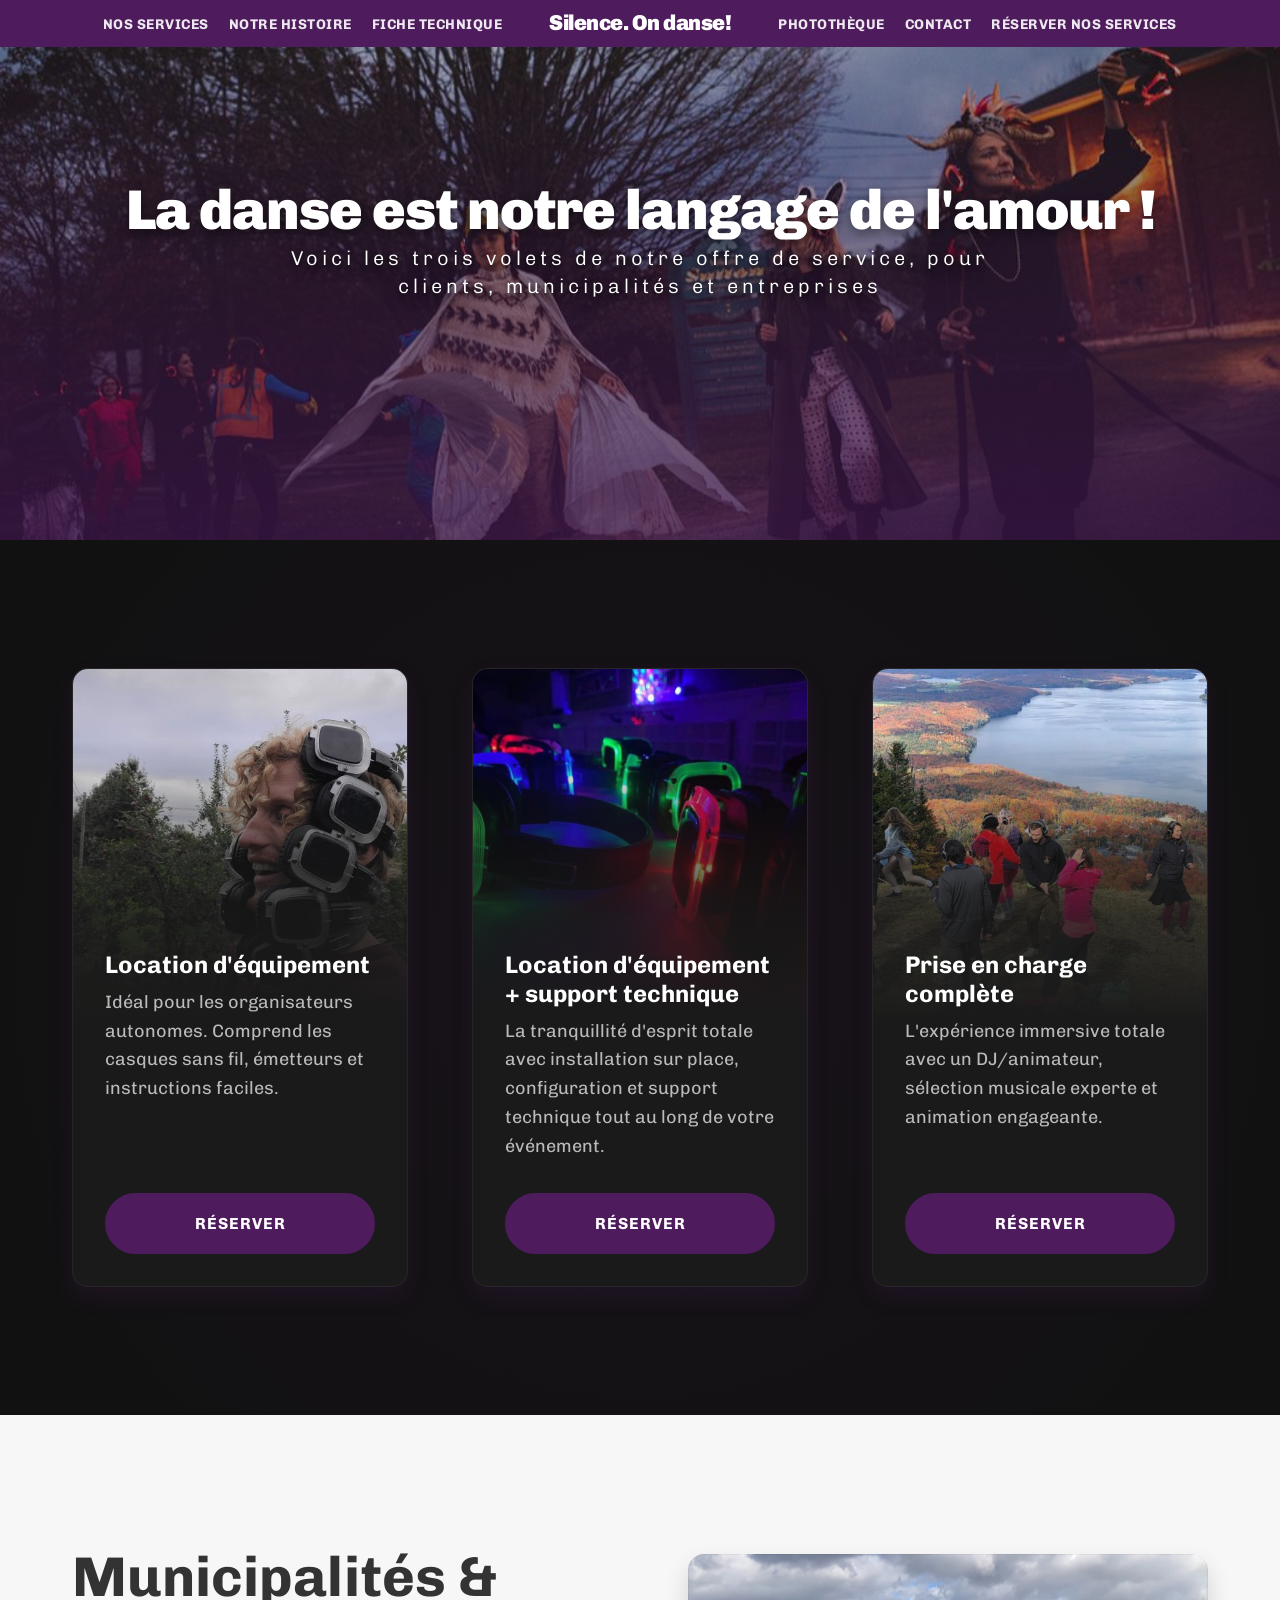
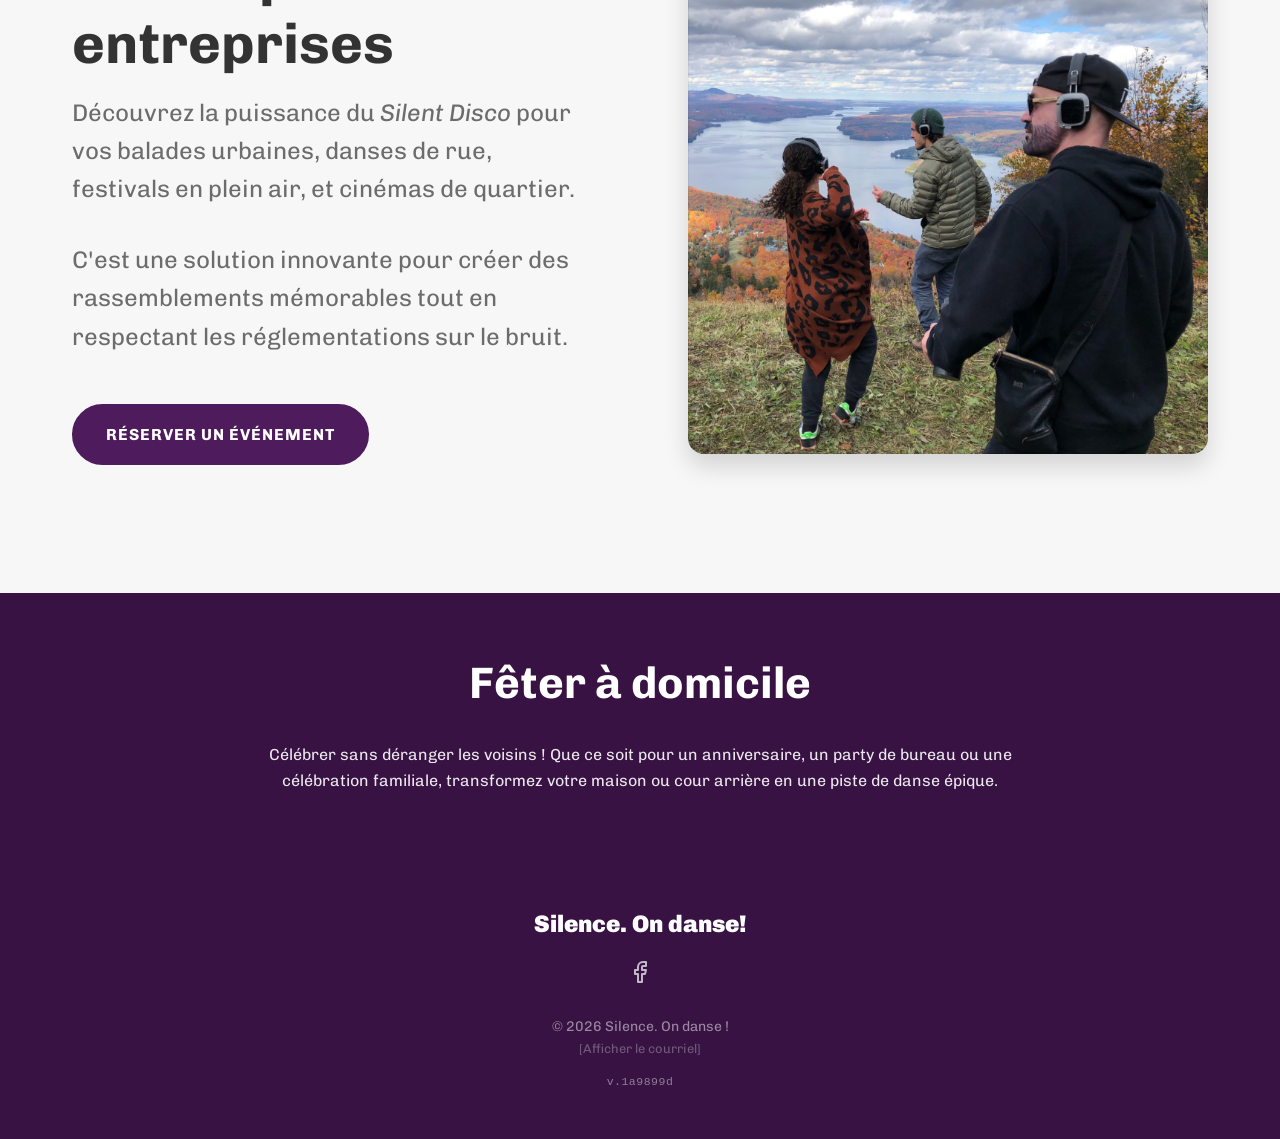
<file: services.html>
<!DOCTYPE html>
<html lang="fr">

<head>
    <meta charset="UTF-8">
    <meta name="viewport" content="width=device-width, initial-scale=1.0">
    <title>Nos Services | Silence. On danse ! - Location & Animation Silent Disco</title>
    <link rel="icon" href="favicon.svg" type="image/svg+xml">
    <meta name="description"
        content="Découvrez nos services de silent disco : location d'équipement UHF haute fidélité, animation d'événements et danses thématiques pour municipalités et privés.">

    <!-- Open Graph / Facebook -->
    <meta property="og:type" content="website">
    <meta property="og:url" content="https://www.silenceondanse.ca/services">
    <meta property="og:title" content="Nos Services | Silence. On danse ! - Location & Animation Silent Disco">
    <meta property="og:description"
        content="Explorez nos solutions de silent disco : de la location simple à la prise en charge complète d'événements.">
    <meta property="og:image" content="https://www.silenceondanse.ca/assets/images/card-lieux.jpg">

    <!-- Google Fonts -->
    <link rel="preconnect" href="https://fonts.googleapis.com">
    <link rel="preconnect" href="https://fonts.gstatic.com" crossorigin>
    <link href="https://fonts.googleapis.com/css2?family=Chivo:wght@300;400;700;900&display=swap" rel="stylesheet">

    <!-- CSS -->
    <link rel="stylesheet" href="css/variables.css">
    <link rel="stylesheet" href="css/style.css?v=6">
</head>

<body>

    <!-- Header (loaded from components/header.html) -->
    <div id="header-placeholder"></div>
    <script src="js/load-header.js"></script>

    <section class="hero hero-services" id="hero-services">
        <div class="hero-overlay"></div>
        <div class="hero-content reveal">
            <h1 class="fs-3xl">La danse est notre langage de l'amour !</h1>
            <p class="subtitle ls-normal max-800">Voici
                les trois volets de notre offre de service, pour clients, municipalités et entreprises</p>
        </div>
    </section>

    <!-- Services Grid -->
    <section class="services-cards pt-2xl" id="services-cards">
        <div class="container">
            <div class="cards-grid">
                <!-- Card 1 -->
                <div class="card reveal fade-up premium-glow reveal-delay-1">
                    <div class="card-image bg-equipement"></div>
                    <div class="card-content">
                        <h3 class="fs-lg">Location d'équipement</h3>
                        <p>Idéal pour les organisateurs
                            autonomes. Comprend les casques sans fil, émetteurs et instructions faciles.</p>
                        <a href="contact.html" class="btn-primary mt-auto">RÉSERVER</a>
                    </div>
                </div>
                <!-- Card 2 -->
                <div class="card reveal fade-up premium-glow reveal-delay-2">
                    <div class="card-image bg-equipement-support"></div>
                    <div class="card-content">
                        <h3 class="fs-lg">Location d'équipement + support technique</h3>
                        <p>La tranquillité d'esprit totale avec
                            installation sur place, configuration et support technique tout au long de votre événement.
                        </p>
                        <a href="contact.html" class="btn-primary mt-auto">RÉSERVER</a>
                    </div>
                </div>
                <!-- Card 3 -->
                <div class="card reveal fade-up premium-glow reveal-delay-3">
                    <div class="card-image bg-prise-charge"></div>
                    <div class="card-content">
                        <h3 class="fs-lg">Prise en charge complète</h3>
                        <p>L'expérience immersive totale avec
                            un DJ/animateur, sélection musicale experte et animation engageante.</p>
                        <a href="contact.html" class="btn-primary mt-auto">RÉSERVER</a>
                    </div>
                </div>
            </div>
        </div>
    </section>

    <!-- Municipalites Section -->
    <section class="about" id="municipalites">
        <div class="container">
            <div class="about-grid">
                <div class="about-text reveal fade-left">
                    <h2>Municipalités & entreprises</h2>
                    <p>Découvrez la puissance du <em>Silent Disco</em> pour vos balades urbaines, danses de rue,
                        festivals en plein air, et cinémas de quartier.</p>
                    <p>C'est une solution innovante pour créer des rassemblements mémorables tout en respectant les
                        réglementations sur le bruit.</p>
                    <a href="contact.html" class="btn-primary mt-sm">RÉSERVER UN
                        ÉVÉNEMENT</a>
                </div>
                <div class="about-image reveal fade-right">
                    <div class="image-wrapper bg-municipalites"></div>
                </div>
            </div>
        </div>
    </section>

    <!-- Feter au domicile -->
    <section class="intro-banner bg-primary-dark" id="domicile">
        <div class="container reveal">
            <h2 class="highlight-text text-light">Fêter à domicile</h2>
            <p class="text-light max-800 fs-base opacity-90">
                Célébrer sans déranger les voisins ! Que ce soit pour un anniversaire, un party de bureau ou une
                célébration familiale, transformez votre maison ou cour arrière en une piste de danse épique.
            </p>
        </div>
    </section>

    <!-- Footer -->
    <footer class="main-footer" id="footer">
        <div class="container">
            <div class="footer-content">
                <div class="footer-logo">
                    Silence. On danse!
                </div>
                <div class="social-links">
                    <a href="https://www.facebook.com/silenceondanse" target="_blank" aria-label="Facebook"><svg
                            viewBox="0 0 24 24" width="24" height="24" stroke="currentColor" stroke-width="2"
                            fill="none" stroke-linecap="round" stroke-linejoin="round">
                            <path d="M18 2h-3a5 5 0 0 0-5 5v3H7v4h3v8h4v-8h3l1-4h-4V7a1 1 0 0 1 1-1h3z"></path>
                        </svg></a>
                </div>
                <p class="copyright">&copy; 2026 Silence. On danse !<br>
                    <span class="reveal-on-click reveal-btn-footer" data-e="infosilenceondanse@gmail.com">[Afficher le
                        courriel]</span>
                    <span class="version-tag">v.1a9899d</span>
                </p>
            </div>
        </div>
    </footer>

    <script src="js/main.js?v=5"></script>
</body>

</html>
</file>
<file: css/variables.css>
/* css/variables.css */
:root {
    /* Colors */
    --color-primary: #4E1C5D;
    /* Deep Purple */
    --color-primary-light: #6a2a7e;
    --color-primary-light-rgba: rgba(106, 42, 126, 0.05);
    --color-primary-dark: #371243;

    --color-bg-light: #F7F7F8;
    /* Off-White */
    --color-bg-dark: #1A1A1A;
    --color-bg-darker: #111111;

    --color-text-main: #333333;
    --color-text-muted: #6C6C6C;
    --color-text-light: #FFFFFF;

    --color-channel-red: #ff3b30;
    --color-channel-blue: #007aff;
    --color-channel-green: #34c759;

    --color-accent: #E1AF3E;
    /* Gold/Accent */
    --color-accent-light: #f2c94c;

    /* Typography */
    --font-family-main: 'Chivo', sans-serif;

    --font-size-xs: clamp(0.75rem, 0.7rem + 0.25vw, 0.875rem);
    --font-size-sm: clamp(0.875rem, 0.8rem + 0.375vw, 1rem);
    --font-size-base: clamp(1rem, 0.95rem + 0.25vw, 1.125rem);
    --font-size-lg: clamp(1.25rem, 1.15rem + 0.5vw, 1.5rem);
    --font-size-xl: clamp(1.5rem, 1.3rem + 1vw, 2rem);
    --font-size-2xl: clamp(2rem, 1.7rem + 1.5vw, 2.75rem);
    --font-size-3xl: clamp(2.5rem, 2rem + 2.5vw, 3.5rem);
    --font-size-4xl: clamp(3rem, 2.5rem + 3.5vw, 5rem);

    --line-height-tight: 1.2;
    --line-height-base: 1.6;
    --line-height-relaxed: 1.8;

    /* Shadows */
    --shadow-sm: 0 2px 4px rgba(0, 0, 0, 0.05);
    --shadow-md: 0 4px 12px rgba(0, 0, 0, 0.1);
    --shadow-lg: 0 12px 24px rgba(0, 0, 0, 0.15);
    --shadow-xl: 0 20px 40px rgba(0, 0, 0, 0.25);
    --shadow-glow: 0 0 20px rgba(78, 28, 93, 0.4);
    --shadow-glow-accent: 0 0 20px rgba(225, 175, 62, 0.4);

    /* Spacing */
    --space-2xs: 0.25rem;
    --space-xs: 0.5rem;
    --space-sm: 1rem;
    --space-md: 2rem;
    --space-lg: 4rem;
    --space-xl: 6rem;
    --space-2xl: 8rem;

    /* Layout */
    --container-max-width: 1200px;
    --container-padding: 2rem;

    /* Transitions */
    --transition-fast: 0.2s cubic-bezier(0.4, 0, 0.2, 1);
    --transition-base: 0.3s cubic-bezier(0.4, 0, 0.2, 1);
    --transition-slow: 0.5s cubic-bezier(0.4, 0, 0.2, 1);

    /* Border Radius */
    --radius-sm: 4px;
    --radius-md: 8px;
    --radius-lg: 16px;
    --radius-pill: 100px;
    --radius-full: 9999px;
}
</file>
<file: css/style.css>
/* css/style.css */

/* =========================================
   RESET & BASE STYLES
   ========================================= */
*,
*::before,
*::after {
    box-sizing: border-box;
    margin: 0;
    padding: 0;
}

html {
    scroll-behavior: smooth;
    font-size: 16px;
}

body {
    font-family: var(--font-family-main);
    color: var(--color-text-main);
    background-color: var(--color-bg-light);
    line-height: var(--line-height-base);
    -webkit-font-smoothing: antialiased;
    -moz-osx-font-smoothing: grayscale;
    overflow-x: hidden;
}

a {
    color: inherit;
    text-decoration: none;
    transition: color var(--transition-fast);
}

img,
svg {
    display: block;
    max-width: 100%;
}

ul {
    list-style: none;
}

h1,
h2,
h3,
h4,
h5,
h6 {
    line-height: var(--line-height-tight);
    font-weight: 700;
    margin-bottom: var(--space-sm);
}

.container {
    width: 100%;
    max-width: var(--container-max-width);
    margin: 0 auto;
    padding: 0 var(--container-padding);
}

/* =========================================
   TYPOGRAPHY
   ========================================= */
h1 {
    font-size: var(--font-size-4xl);
    font-weight: 900;
    letter-spacing: -1px;
}

h2 {
    font-size: var(--font-size-3xl);
    font-weight: 700;
}

h3 {
    font-size: var(--font-size-2xl);
    font-weight: 700;
}

p {
    margin-bottom: var(--space-sm);
    color: var(--color-text-muted);
    font-size: var(--font-size-base);
}

.subtitle {
    font-size: var(--font-size-xl);
    font-weight: 300;
    letter-spacing: 2px;
}

.subtitle-small {
    font-size: var(--font-size-sm);
    text-transform: uppercase;
    letter-spacing: 2px;
    color: var(--color-primary-light);
    font-weight: 700;
    display: block;
    margin-bottom: var(--space-xs);
}

/* =========================================
   BUTTONS
   ========================================= */
.btn-primary,
.btn-outline,
.btn-outline-light {
    display: inline-flex;
    align-items: center;
    justify-content: center;
    padding: 1rem 2rem;
    border-radius: var(--radius-full);
    font-weight: 700;
    font-size: var(--font-size-sm);
    text-transform: uppercase;
    letter-spacing: 1px;
    cursor: pointer;
    transition: all var(--transition-base);
    text-align: center;
}

.btn-primary {
    background-color: var(--color-primary);
    color: var(--color-text-light);
    border: 2px solid var(--color-primary);
}

.btn-primary:hover {
    background-color: var(--color-primary-light);
    border-color: var(--color-primary-light);
    transform: translateY(-2px);
    box-shadow: var(--shadow-glow);
    color: var(--color-text-light);
}

.btn-outline {
    background-color: transparent;
    color: var(--color-primary);
    border: 2px solid var(--color-primary);
}

.btn-outline:hover {
    background-color: var(--color-primary);
    color: var(--color-text-light);
}

.btn-outline-light {
    background-color: transparent;
    color: var(--color-text-light);
    border: 2px solid var(--color-text-light);
}

.btn-outline-light:hover {
    background-color: var(--color-text-light);
    color: var(--color-primary-dark);
}

/* =========================================
   HEADER
   ========================================= */
.main-header {
    position: fixed;
    top: 0;
    left: 0;
    width: 100%;
    z-index: 1000;
    background-color: var(--color-primary);
    color: var(--color-text-light);
    padding: 0.4rem 0;
    transition: all var(--transition-base);
}

.main-header.scrolled {
    padding: 0.35rem 0;
    background-color: rgba(78, 28, 93, 0.97);
    backdrop-filter: blur(12px);
    box-shadow: 0 2px 16px rgba(0, 0, 0, 0.25);
}

/* =========================================
   UTILITIES
   ========================================= */
.text-light {
    color: var(--color-text-light) !important;
}

.bg-primary-dark {
    background-color: var(--color-primary-dark) !important;
}

.mt-none {
    margin-top: 0 !important;
}

.mt-auto {
    margin-top: auto !important;
}

.mt-sm {
    margin-top: var(--space-sm) !important;
}

.mt-md {
    margin-top: var(--space-md) !important;
}

.mb-lg {
    margin-bottom: var(--space-lg) !important;
}

.pt-2xl {
    padding-top: var(--space-2xl) !important;
}

.fs-lg {
    font-size: var(--font-size-lg) !important;
}

.fs-2xl {
    font-size: var(--font-size-2xl) !important;
}

.fs-3xl {
    font-size: var(--font-size-3xl) !important;
}

.max-800 {
    max-width: 800px !important;
    margin-left: auto !important;
    margin-right: auto !important;
}

.ls-normal {
    text-transform: none !important;
    line-height: 1.4 !important;
}

.reveal-delay-1 {
    transition-delay: 0.1s !important;
}

.reveal-delay-2 {
    transition-delay: 0.2s !important;
}

.reveal-delay-3 {
    transition-delay: 0.3s !important;
}

.reveal-delay-35 {
    transition-delay: 0.35s !important;
}

.reveal-btn-footer {
    cursor: pointer;
    opacity: 0.6;
    font-size: 0.8rem;
    transition: opacity 0.3s ease;
}

.reveal-btn-footer:hover {
    opacity: 1;
}

.hero-overlay-dark {
    background: rgba(0, 0, 0, 0.4) !important;
}

.d-none-mobile {
    display: block;
}

.d-block-mobile {
    display: none;
}

@media (max-width: 992px) {
    .d-none-mobile {
        display: none !important;
    }

    .d-block-mobile {
        display: block !important;
    }
}

.header-container {
    max-width: var(--container-max-width);
    margin: 0 auto;
    padding: 0 var(--container-padding);
    display: grid;
    grid-template-columns: 1fr auto 1fr;
    align-items: center;
    gap: 1rem;
}

.logo-group {
    display: flex;
    align-items: center;
    gap: 1.5rem;
}

.logo {
    flex-shrink: 0;
}

.logo a {
    display: flex;
    align-items: center;
    gap: 0.4rem;
    font-size: 1.35rem;
    font-weight: 900;
    letter-spacing: -0.5px;
    color: var(--color-text-light);
    text-decoration: none;
    transition: transform 0.2s ease;
}

.logo a:hover {
    transform: scale(1.02);
}

.headphone-icon {
    width: 28px;
    height: 28px;
}

.nav-left ul,
.nav-right ul {
    display: flex;
    gap: 1.25rem;
    align-items: center;
    justify-content: center;
    white-space: nowrap;
}

.nav-left a,
.nav-right a {
    font-size: 14px;
    font-weight: 700;
    letter-spacing: 0.5px;
    text-transform: uppercase;
    color: rgba(255, 255, 255, 0.9);
    position: relative;
    transition: color var(--transition-fast);
}

.nav-left a:hover,
.nav-right a:hover {
    color: #fff;
    text-decoration: underline !important;
}

.nav-left a::after,
.nav-right a:not(.btn-outline-small)::after {
    content: none;
}

.btn-outline-small {
    display: inline-block;
    padding: 0.4rem 1rem;
    font-size: 13px;
    font-weight: 700;
    letter-spacing: 0.5px;
    text-transform: uppercase;
    border: 1px solid rgba(255, 255, 255, 0.8);
    border-radius: var(--radius-sm);
    color: white !important;
    text-decoration: none;
    transition: all var(--transition-fast);
}

.btn-outline-small:hover {
    background-color: white;
    color: var(--color-primary) !important;
    border-color: white;
    text-decoration: none !important;
}

.mobile-menu-btn {
    display: none;
    flex-direction: column;
    gap: 5px;
    cursor: pointer;
    flex-shrink: 0;
}

.mobile-menu-btn span {
    width: 24px;
    height: 2px;
    background-color: var(--color-text-light);
    transition: var(--transition-fast);
}

.mobile-nav-open .mobile-menu-btn span:nth-child(1) {
    transform: translateY(7px) rotate(45deg);
}

.mobile-nav-open .mobile-menu-btn span:nth-child(2) {
    opacity: 0;
}

.mobile-nav-open .mobile-menu-btn span:nth-child(3) {
    transform: translateY(-7px) rotate(-45deg);
}


/* =========================================
   HERO SECTION
   ========================================= */
.hero {
    height: 100vh;
    min-height: 600px;
    position: relative;
    display: flex;
    align-items: center;
    justify-content: center;
    text-align: center;
    color: var(--color-text-light);
    overflow: hidden;
    background-size: cover;
    background-position: center;
    background-repeat: no-repeat;
}

.hero-overlay {
    position: absolute;
    inset: 0;
    background: linear-gradient(to bottom, rgba(26, 26, 26, 0.4), var(--color-primary-dark));
    opacity: 0.8;
}

.hero-content {
    position: relative;
    z-index: 10;
    padding: 0 1rem;
    color: var(--color-text-light);
}

.hero-content h1,
.hero-content p {
    color: var(--color-text-light) !important;
}

.hero-content h1 {
    text-shadow: 0 4px 12px rgba(0, 0, 0, 0.5);
    margin-bottom: 0;
}

.hero-content .subtitle {
    font-size: 1.25rem;
    letter-spacing: 4px;
    margin-bottom: var(--space-lg);
    font-weight: 300;
    color: white !important;
    opacity: 1;
    text-shadow: 0 4px 15px rgba(0, 0, 0, 0.8), 0 2px 5px rgba(0, 0, 0, 0.5);
}

.hero-channels {
    display: flex;
    justify-content: center;
    margin-top: var(--space-xl);
}

.channel-info {
    display: inline-flex;
    flex-direction: column;
    align-items: center;
    gap: var(--space-md);
    background: rgba(255, 255, 255, 0.1);
    backdrop-filter: blur(10px);
    padding: 2rem 4rem;
    border-radius: 100px;
    border: 1px solid rgba(255, 255, 255, 0.2);
    box-shadow: var(--shadow-xl);
}

.channel-label {
    font-size: 0.8rem;
    font-weight: 700;
    letter-spacing: 2px;
    margin: 0;
    color: white;
    opacity: 0.9;
}

.lights-wrapper {
    display: flex;
    gap: 4rem;
    margin-top: 1rem;
    padding-bottom: 0;
}

.channel {
    display: inline-block;
    width: 45px;
    height: 45px;
    border-radius: 50%;
    opacity: 0.1;
    background-color: currentColor;
    box-shadow: 0 0 0px currentColor;
    animation: sequentialPulse 3s infinite ease-in-out;
}

.dot-red {
    color: var(--color-channel-red);
    animation-delay: 0s;
}

.dot-blue {
    color: var(--color-channel-blue);
    animation-delay: 1s;
}

.dot-green {
    color: var(--color-channel-green);
    animation-delay: 2s;
}

@keyframes sequentialPulse {

    0%,
    100% {
        transform: scale(0.9);
        opacity: 0.1;
        box-shadow: 0 0 0px currentColor;
    }

    20%,
    33.33% {
        transform: scale(1.1);
        opacity: 0.9;
        box-shadow: 0 0 40px currentColor, 0 0 15px currentColor;
    }

    53.33%,
    80% {
        transform: scale(0.9);
        opacity: 0.1;
        box-shadow: 0 0 0px currentColor;
    }
}

/* =========================================
   INTRO BANNER
   ========================================= */
.intro-banner {
    background-color: var(--color-primary);
    color: var(--color-text-light);
    padding: var(--space-lg) 0;
    text-align: center;
}

.intro-banner .highlight-text {
    font-size: var(--font-size-2xl);
    max-width: 800px;
    margin: 0 auto var(--space-md);
}

.intro-features {
    display: grid;
    grid-template-columns: repeat(3, 1fr);
    gap: var(--space-md);
    max-width: 1000px;
    margin: 0 auto;
}

.feature-item {
    padding: var(--space-sm);
}

.feature-item svg {
    width: 48px;
    height: 48px;
    margin: 0 auto var(--space-sm);
    color: rgba(255, 255, 255, 0.8);
}

.feature-item p {
    color: var(--color-text-light);
    font-size: var(--font-size-base);
    opacity: 0.9;
}

/* =========================================
   ABOUT SECTION
   ========================================= */
.about {
    padding: var(--space-2xl) 0;
    background-color: var(--color-bg-light);
}

.about-grid {
    display: grid;
    grid-template-columns: 1fr 1fr;
    gap: var(--space-xl);
    align-items: center;
}

.about-text p {
    font-size: var(--font-size-lg);
    margin-bottom: var(--space-md);
}

.about-image .image-wrapper {
    width: 100%;
    height: 100%;
    min-height: 500px;
    border-radius: var(--radius-lg);
    background-image: url('../assets/images/about-group.jpg');
    /* People connecting at event */
    background-size: cover;
    background-position: center;
    box-shadow: var(--shadow-lg);
    position: relative;
    overflow: hidden;
}

.about-image .image-wrapper::after {
    content: '';
    position: absolute;
    inset: 0;
    border-radius: var(--radius-lg);
    box-shadow: inset 0 0 0 1px rgba(0, 0, 0, 0.05);
    /* subtle inner border */
}

/* =========================================
   HOW IT WORKS
   ========================================= */
.how-it-works {
    padding: 250px 0 150px;
    background-image: url('../assets/images/c0bc1a2-16fe-f366-f163-780d124aa7_de7aa0a3-f6c9-445b-a34c-2c81495cb06e.jpeg');
    background-size: cover;
    background-position: center center;
    background-attachment: fixed;
    position: relative;
}

/* Dark overlay for parallax section readability */
.how-it-works::before {
    content: '';
    position: absolute;
    inset: 0;
    background: rgba(10, 5, 20, 0.55);
    pointer-events: none;
    z-index: 1;
}

.how-it-works .container {
    position: relative;
    z-index: 2;
}

.row {
    display: flex;
    flex-wrap: wrap;
    margin-right: -15px;
    margin-left: -15px;
}

.align-items-center {
    align-items: center;
}

.justify-content-center {
    justify-content: center;
}

.col-4 {
    flex: 0 0 33.333333%;
    max-width: 33.333333%;
    padding: 0 15px;
}

.col-6 {
    flex: 0 0 50%;
    max-width: 50%;
    padding: 0 15px;
}

/* Floating card animation */
@keyframes float {
    0% {
        transform: translateY(0px);
    }

    50% {
        transform: translateY(-10px);
    }

    100% {
        transform: translateY(0px);
    }
}

.floating-card {
    background: white;
    padding: 40px;
    border-radius: var(--radius-sm);
    box-shadow: 0 20px 50px rgba(0, 0, 0, 0.35);
    margin-bottom: 30px;
    animation: float 5s ease-in-out infinite;
    transition: box-shadow 0.3s ease;
}

.floating-card.card-answer {
    animation-delay: -2.5s;
}

.floating-card:hover {
    box-shadow: 0 30px 60px rgba(0, 0, 0, 0.45), 0 0 30px rgba(78, 28, 93, 0.3);
}

.floating-card h2 {
    color: var(--color-primary-dark);
    font-size: 2.5rem;
    line-height: 1.1;
    margin-top: 10px;
}

.floating-card h3 {
    color: var(--color-primary-dark);
    font-size: 1.5rem;
    margin-bottom: 20px;
}

.floating-card p {
    color: var(--color-text-main);
    margin-bottom: 15px;
}

.btn-outline-dark {
    display: inline-block;
    padding: 12px 24px;
    border: 1px solid #575757;
    color: #575757;
    text-decoration: none;
    font-weight: bold;
    transition: all 0.3s ease;
    border-radius: var(--radius-sm);
}

.btn-outline-dark:hover {
    background: #575757;
    color: white;
}

@media (max-width: 991px) {

    .col-4,
    .col-6 {
        flex: 0 0 100%;
        max-width: 100%;
    }

    .how-it-works {
        padding: 100px 0;
    }

    .floating-card {
        animation: none;
    }
}

.info-card {
    background-color: var(--color-bg-light);
    padding: var(--space-xl);
    border-radius: var(--radius-lg);
    max-width: 600px;
    box-shadow: var(--shadow-lg);
}

.info-card h2 {
    color: var(--color-primary-dark);
}

.info-card h3 {
    margin-top: var(--space-md);
    margin-bottom: var(--space-sm);
    color: var(--color-text-main);
}

.headphone-lights {
    margin: var(--space-md) 0;
    padding: var(--space-sm);
    background-color: white;
    border-radius: var(--radius-md);
    box-shadow: var(--shadow-sm);
}

.headphone-lights p {
    margin-bottom: var(--space-xs);
    font-weight: 700;
}

.lights-wrapper {
    display: flex;
    gap: 1rem;
}

.light {
    display: flex;
    align-items: center;
    gap: 0.5rem;
    font-weight: 700;
    font-size: var(--font-size-sm);
}

.light::before {
    content: '';
    display: block;
    width: 12px;
    height: 12px;
    border-radius: 50%;
}

.light.red::before {
    background-color: var(--color-channel-red);
    box-shadow: 0 0 8px var(--color-channel-red);
}

.light.blue::before {
    background-color: var(--color-channel-blue);
    box-shadow: 0 0 8px var(--color-channel-blue);
}

.light.green::before {
    background-color: var(--color-channel-green);
    box-shadow: 0 0 8px var(--color-channel-green);
}

/* =========================================
   SERVICES CARDS
   ========================================= */
.services-cards {
    padding: var(--space-2xl) 0;
    background-color: var(--color-bg-darker);
    position: relative;
    overflow: hidden;
}

.services-cards::before {
    content: '';
    position: absolute;
    top: -50%;
    left: -50%;
    width: 200%;
    height: 200%;
    background: radial-gradient(circle at center, rgba(78, 28, 93, 0.1) 0%, transparent 50%);
    pointer-events: none;
}

.cards-grid {
    display: grid;
    grid-template-columns: repeat(3, 1fr);
    gap: var(--space-lg);
    position: relative;
    z-index: 2;
}

.card {
    background-color: var(--color-bg-dark);
    border-radius: var(--radius-lg);
    overflow: hidden;
    color: var(--color-text-light);
    transition: transform var(--transition-base), box-shadow var(--transition-base);
    height: 100%;
    display: flex;
    flex-direction: column;
    border: 1px solid rgba(255, 255, 255, 0.05);
}

.card:hover {
    transform: translateY(-10px);
    box-shadow: 0 20px 40px rgba(0, 0, 0, 0.5), 0 0 20px rgba(78, 28, 93, 0.3);
    border-color: rgba(255, 255, 255, 0.1);
}

.card-image {
    height: 350px;
    background-size: cover;
    background-position: center;
    position: relative;
}

.card-image::after {
    content: '';
    position: absolute;
    inset: 0;
    background: linear-gradient(to bottom, transparent 20%, rgba(26, 26, 26, 0.8) 70%, var(--color-bg-dark) 100%);
}

.bg-equipement {
    background-image: url('../assets/images/card-equipement.jpg');
}

.bg-evenement {
    background-image: url('../assets/images/card-evenement.jpg');
}

.bg-lieux {
    background-image: url('../assets/images/card-lieux.jpg');
}

.bg-equipement-support {
    background-image: url('../assets/images/card-lieux.jpg');
}

.bg-prise-charge {
    background-image: url('../assets/images/card-evenement.jpg');
}

.bg-municipalites {
    background-image: url('../assets/images/services-municipalites.jpg');
}

.card-content {
    padding: var(--space-md);
    flex-grow: 1;
    display: flex;
    flex-direction: column;
    margin-top: -100px;
    position: relative;
    z-index: 2;
}

.card-content h3 {
    margin-bottom: var(--space-xs);
}

.card-content p {
    color: rgba(255, 255, 255, 0.7);
    margin-bottom: var(--space-md);
    flex-grow: 1;
}

.card .btn-outline-light {
    width: 100%;
}

/* =========================================
   TESTIMONIALS
   ========================================= */
.testimonials {
    padding: var(--space-xl) 0;
    background-color: var(--color-bg-light);
    text-align: center;
}

.testimonial-slider {
    max-width: 800px;
    margin: 0 auto;
    position: relative;
    min-height: 200px;
}

.testimonial-slide {
    position: absolute;
    top: 0;
    left: 0;
    width: 100%;
    opacity: 0;
    transform: translateX(20px);
    transition: all 0.5s ease;
    pointer-events: none;
}

.testimonial-slide.active {
    opacity: 1;
    transform: translateX(0);
    pointer-events: auto;
    position: relative;
}

blockquote {
    font-size: var(--font-size-xl);
    font-style: italic;
    color: var(--color-primary-dark);
    margin-bottom: var(--space-sm);
    line-height: var(--line-height-relaxed);
}

cite {
    font-weight: 700;
    color: var(--color-text-main);
    font-style: normal;
}

.slider-dots {
    display: flex;
    justify-content: center;
    gap: 0.5rem;
    margin-top: var(--space-md);
}

.slider-dots .dot {
    width: 10px;
    height: 10px;
    border-radius: 50%;
    background-color: #ddd;
    cursor: pointer;
    transition: var(--transition-fast);
}

.slider-dots .dot.active {
    background-color: var(--color-primary);
    transform: scale(1.2);
}

/* =========================================
   FOOTER
   ========================================= */
.main-footer {
    background-color: var(--color-primary-dark);
    color: var(--color-text-light);
    padding: var(--space-md) 0;
    text-align: center;
}

.footer-content {
    display: flex;
    flex-direction: column;
    align-items: center;
    gap: var(--space-sm);
}

.footer-logo {
    font-size: var(--font-size-lg);
    font-weight: 900;
}

.social-links {
    display: flex;
    gap: 1.5rem;
}

.social-links a {
    color: rgba(255, 255, 255, 0.7);
    transition: var(--transition-fast);
}

.social-links a:hover {
    color: var(--color-text-light);
    transform: translateY(-2px);
}

.copyright {
    color: rgba(255, 255, 255, 0.5);
    font-size: var(--font-size-xs);
    margin-top: var(--space-sm);
}

/* =========================================
   ANIMATIONS & UTILITIES
   ========================================= */
/* Scroll Reveal Classes */
.reveal {
    opacity: 0;
    transform: translateY(30px);
    transition: all 0.8s cubic-bezier(0.5, 0, 0, 1);
}

.reveal.active {
    opacity: 1;
    transform: translateY(0);
}

.fade-left {
    transform: translateX(-50px);
}

.fade-right {
    transform: translateX(50px);
}

.fade-up {
    transform: translateY(50px);
}

.reveal.fade-left.active,
.reveal.fade-right.active,
.reveal.fade-up.active {
    transform: translate(0, 0);
}

/* =========================================
   MEDIA QUERIES
   ========================================= */
@media (max-width: 1024px) {
    .intro-features {
        grid-template-columns: 1fr;
    }

    .about-grid {
        grid-template-columns: 1fr;
        gap: var(--space-lg);
    }

    .about-image .image-wrapper {
        min-height: 400px;
    }
}

@media (max-width: 768px) {

    .nav-left,
    .nav-right {
        display: none;
        /* Hide desktop nav */
    }

    .mobile-menu-btn {
        display: flex;
        /* Show mobile menu icon */
    }

    .cards-grid {
        grid-template-columns: 1fr;
        /* Stack cards */
    }

    .hero-content h1 {
        font-size: var(--font-size-3xl);
    }

    .intro-banner .highlight-text {
        font-size: var(--font-size-xl);
    }

    .info-card {
        padding: var(--space-md);
    }
}

/* =========================================
   SUBPAGE UTILITIES
   ========================================= */
.hero-services,
.hero-histoire,
.hero-fiche,
.hero-photos {
    min-height: 400px;
    height: 60vh;
}

.hero-services {
    background-image: url('../assets/images/hero-services.jpg');
}

.hero-histoire {
    background-image: url('../assets/images/hero-histoire.jpg');
}

.hero-fiche {
    background-image: url('../assets/images/hero-fiche.jpg');
}

.hero-photos {
    background-image: url('../assets/images/hero-photos.jpg');
}

/* =========================================
   CONTACT FORM & PREMIUM COMPONENTS
   ========================================= */
.contact-section {
    background-color: var(--color-bg-light);
    min-height: 100vh;
    display: flex;
    align-items: center;
    padding: calc(var(--space-xl) + 70px) 0 var(--space-xl);
}

.contact-card {
    display: grid;
    grid-template-columns: 5fr 7fr;
    background: white;
    border-radius: var(--radius-lg);
    box-shadow: var(--shadow-xl);
    overflow: hidden;
    align-items: stretch;
    max-width: 1050px;
    margin: 0 auto;
}

.contact-image-side {
    background-size: cover;
    background-position: center top;
    min-height: 560px;
    position: relative;
    border-radius: 0;
}

.contact-image-overlay {
    position: absolute;
    bottom: 0;
    left: 0;
    right: 0;
    background: linear-gradient(transparent, rgba(0, 0, 0, 0.92));
    padding: 2.5rem var(--space-md);
    text-align: center;
}

.contact-form-side {
    padding: var(--space-md) var(--space-lg);
    background: #fdfdfd;
    display: flex;
    flex-direction: column;
    justify-content: center;
}

.form-group {
    margin-bottom: 1.25rem;
}

.form-label {
    display: block;
    font-weight: 700;
    margin-bottom: 0.4rem;
    color: var(--color-bg-dark);
    font-size: 0.8rem;
    text-transform: uppercase;
    letter-spacing: 1px;
}

.form-input,
.form-textarea {
    width: 100%;
    padding: 0.875rem 1rem;
    border: 2px solid #eee;
    border-radius: var(--radius-md);
    font-family: var(--font-family-main);
    font-size: 0.95rem;
    transition: all var(--transition-base);
    outline: none;
    background: white;
}

.form-input:focus,
.form-textarea:focus {
    border-color: var(--color-primary-light);
    box-shadow: 0 0 0 4px rgba(78, 28, 93, 0.1);
}

.premium-glow {
    box-shadow: 0 10px 20px rgba(78, 28, 93, 0.2);
    transition: all var(--transition-base);
}

.premium-glow:hover {
    box-shadow: var(--shadow-glow);
    transform: translateY(-2px);
}

/* Contact responsive */
@media (max-width: 768px) {
    .contact-card {
        grid-template-columns: 1fr;
    }

    .contact-image-side {
        min-height: 300px;
    }

    .contact-form-side {
        padding: var(--space-md);
    }
}

/* Video Background Utility */
.video-background {
    position: absolute;
    top: 0;
    left: 0;
    width: 100%;
    height: 100%;
    z-index: -1;
    overflow: hidden;
}

.video-background video {
    position: absolute;
    top: 50%;
    left: 50%;
    min-width: 100%;
    min-height: 100%;
    width: auto;
    height: auto;
    transform: translate(-50%, -50%);
    object-fit: cover;
}

/* =========================================
   MOBILE RESPONSIVENESS
   ========================================= */

.mobile-menu-btn {
    display: none;
    flex-direction: column;
    justify-content: space-between;
    width: 30px;
    height: 20px;
    cursor: pointer;
    z-index: 1001;
}

.mobile-menu-btn span {
    display: block;
    width: 100%;
    height: 2px;
    background-color: var(--color-text-light);
    transition: all 0.3s ease;
}

/* Hamburger to X Animation */
.mobile-nav-open .mobile-menu-btn span:nth-child(1) {
    transform: translateY(9px) rotate(45deg);
}

.mobile-nav-open .mobile-menu-btn span:nth-child(2) {
    opacity: 0;
}

.mobile-nav-open .mobile-menu-btn span:nth-child(3) {
    transform: translateY(-9px) rotate(-45deg);
}

body.no-scroll {
    overflow: hidden;
}

@media (max-width: 992px) {
    .header-container {
        display: flex;
        justify-content: space-between;
        padding: 0 var(--space-md);
    }

    .nav-left,
    .nav-right {
        display: none;
        /* Hide standard nav on mobile */
    }

    .main-header.mobile-nav-open {
        background: var(--color-bg-dark);
        height: 100vh;
    }

    .main-header.mobile-nav-open .header-container {
        flex-direction: column;
        justify-content: flex-start;
        align-items: center;
        padding: 3rem 1rem 4rem;
        height: 100%;
        overflow-y: auto;
        gap: 1.5rem;
    }

    /* Use display contents to flatten the flex hierarchy for ordering */
    .main-header.mobile-nav-open .nav-left,
    .main-header.mobile-nav-open .nav-right,
    .main-header.mobile-nav-open nav ul {
        display: contents;
    }

    .main-header.mobile-nav-open .logo-group {
        order: 1;
        margin-bottom: 1rem;
    }

    .main-header.mobile-nav-open .logo {
        margin-bottom: 0;
    }

    /* Link ordering */
    .main-header.mobile-nav-open .nav-left li:nth-child(1) { order: 2; }
    .main-header.mobile-nav-open .nav-left li:nth-child(2) { order: 3; }
    .main-header.mobile-nav-open .nav-left li:nth-child(3) { order: 4; }
    
    .main-header.mobile-nav-open .nav-right li:nth-child(2) { order: 5; } /* PHOTOTHÈQUE */
    .main-header.mobile-nav-open .nav-right li:nth-child(3) { order: 6; } /* CONTACT */
    
    /* Private reservation button at the bottom */
    .main-header.mobile-nav-open .nav-right li:nth-child(1) {
        order: 7;
        width: 100%;
        max-width: 320px;
    }

    .main-header.mobile-nav-open .nav-right li:nth-child(1) a {
        display: block;
        padding: 0.8rem 1.5rem;
        border: 1px solid white;
        border-radius: var(--radius-sm);
        font-size: 1.1rem;
        font-weight: 700;
        text-transform: uppercase;
        transition: all 0.3s ease;
    }

    .main-header.mobile-nav-open .nav-right li:nth-child(1) a:hover {
        background: white;
        color: var(--color-bg-dark);
    }

    /* Put X at the bottom */
    .main-header.mobile-nav-open .mobile-menu-btn {
        order: 8;
        margin-top: 2rem;
    }


    nav ul {
        flex-direction: column;
        gap: 1.5rem;
        text-align: center;
    }

    nav ul li a {
        font-size: 1.5rem;
    }

    .mobile-menu-btn {
        display: flex;
    }

    .hero h1 {
        font-size: 2.2rem !important;
    }

    .about-grid {
        grid-template-columns: 1fr !important;
        gap: var(--space-xl);
    }

    .cards-grid {
        grid-template-columns: 1fr !important;
    }

    .card-image {
        height: 300px !important;
    }

    .hero-content {
        padding: 0 var(--space-md);
    }
}

@media (max-width: 768px) {
    .container {
        padding: 0 var(--space-md);
    }

    .hero h1 {
        font-size: 1.8rem !important;
    }

    section {
        padding: var(--space-lg) 0;
    }

    .footer-content {
        flex-direction: column;
        gap: var(--space-md);
        text-align: center;
    }

    .hero-channels {
        margin-top: 1rem;
    }
}

/* Fix for large empty spaces */
section:empty {
    display: none;
}

.intro-banner .container {
    max-width: 900px;
}


/* =========================================
   NOTRE HISTOIRE — PAGE STYLES
   ========================================= */

/* Hero */
.hero-histoire-wrap {
    position: relative;
    height: 65vh;
    min-height: 480px;
    display: flex;
    align-items: flex-end;
    overflow: hidden;
}

.hero-histoire-bg {
    position: absolute;
    inset: 0;
    background-image: url('../assets/images/hero-histoire.jpg');
    background-size: cover;
    background-position: center 30%;
}

.hero-histoire-gradient {
    position: absolute;
    inset: 0;
    background: linear-gradient(to bottom,
            rgba(0, 0, 0, 0.2) 0%,
            rgba(55, 18, 67, 0.55) 60%,
            rgba(26, 26, 26, 0.95) 100%);
}

.hero-histoire-content {
    position: relative;
    z-index: 2;
    width: 100%;
    padding: 0 0 70px;
}

.hero-histoire-content .eyebrow {
    font-size: 0.72rem;
    font-weight: 700;
    letter-spacing: 5px;
    text-transform: uppercase;
    color: var(--color-primary-light);
    opacity: 0.9;
    display: block;
    margin-bottom: 16px;
}

.hero-histoire-content h1 {
    font-size: clamp(2.4rem, 5vw, 4rem);
    line-height: 1.1;
    color: white;
    font-weight: 900;
    letter-spacing: -1px;
    max-width: 760px;
}


/* Mission & Vision Sections */
.histoire-section {
    padding: 120px 0;
    background: white;
}

.histoire-section.dark {
    background: var(--color-bg-dark);
    color: white;
}

.histoire-layout {
    display: grid;
    grid-template-columns: 1fr 1fr;
    gap: 100px;
    align-items: center;
}

.histoire-text .label {
    font-size: 0.72rem;
    font-weight: 700;
    letter-spacing: 5px;
    text-transform: uppercase;
    color: var(--color-primary);
    display: block;
    margin-bottom: 24px;
}

.dark .histoire-text .label {
    color: var(--color-primary-light);
}

.histoire-text h2 {
    font-size: clamp(2rem, 3.5vw, 2.8rem);
    line-height: 1.15;
    color: var(--color-bg-dark);
    margin-bottom: 16px;
    font-weight: 900;
}

.dark .histoire-text h2 {
    color: white;
}

.histoire-divider {
    width: 60px;
    height: 4px;
    background: var(--color-primary);
    margin: 32px 0;
    border-radius: 2px;
}

.dark .histoire-divider {
    background: var(--color-primary-light);
}

.histoire-text p {
    font-size: 1.1rem;
    line-height: 1.8;
    color: var(--color-text-muted);
    margin-bottom: 20px;
}

.dark .histoire-text p {
    color: rgba(255, 255, 255, 0.75);
}

.histoire-image-frame {
    position: relative;
    z-index: 1;
}

.histoire-image-frame img {
    width: 100%;
    display: block;
    border-radius: var(--radius-md);
    box-shadow: var(--shadow-xl);
}

/* Frame accents */
.histoire-image-frame::before {
    content: '';
    position: absolute;
    top: -20px;
    right: -20px;
    width: 100%;
    height: 100%;
    border: 3px solid var(--color-primary);
    border-radius: var(--radius-md);
    z-index: -1;
    opacity: 0.2;
}

.dark .histoire-image-frame::before {
    display: none;
}

.vision-corner {
    position: absolute;
    width: 100px;
    height: 100px;
    pointer-events: none;
}

.vision-corner.tl {
    top: -15px;
    left: -15px;
    border-top: 4px solid var(--color-primary-light);
    border-left: 4px solid var(--color-primary-light);
    border-radius: var(--radius-sm) 0 0 0;
}

.vision-corner.br {
    bottom: -15px;
    right: -15px;
    border-bottom: 4px solid var(--color-primary-light);
    border-right: 4px solid var(--color-primary-light);
    border-radius: 0 0 var(--radius-sm) 0;
}

/* Values */
.values-wrap {
    background: #f8f9fa;
    padding: 120px 0;
}

.values-header {
    text-align: center;
    margin-bottom: 80px;
}

.values-header .label {
    font-size: 0.72rem;
    font-weight: 700;
    letter-spacing: 5px;
    text-transform: uppercase;
    color: var(--color-primary);
    display: block;
    margin-bottom: 20px;
}

.values-header h2 {
    font-size: clamp(2rem, 3.5vw, 3rem);
    color: var(--color-bg-dark);
    font-weight: 900;
    letter-spacing: -1px;
}

.values-grid {
    display: grid;
    grid-template-columns: repeat(3, 1fr);
    gap: 40px;
}

.value-card {
    background: white;
    padding: 50px 40px;
    border-radius: var(--radius-lg);
    box-shadow: 0 10px 30px rgba(0, 0, 0, 0.05);
    border-bottom: 6px solid var(--color-primary);
    transition: all 0.4s cubic-bezier(0.165, 0.84, 0.44, 1);
}

.value-card:nth-child(2) {
    border-bottom-color: var(--color-primary-light);
}

.value-card:nth-child(3) {
    border-bottom-color: var(--color-accent);
}

.value-card:hover {
    transform: translateY(-10px);
    box-shadow: 0 20px 50px rgba(0, 0, 0, 0.1);
}

.value-icon {
    width: 60px;
    height: 60px;
    border-radius: 16px;
    display: flex;
    align-items: center;
    justify-content: center;
    margin-bottom: 30px;
    background: rgba(78, 28, 93, 0.06);
}

.value-card h3 {
    color: var(--color-bg-dark);
    font-size: 1.6rem;
    margin-bottom: 18px;
    font-weight: 900;
}

.value-card p {
    color: var(--color-text-muted);
    font-size: 1.05rem;
    line-height: 1.75;
    margin: 0;
}

/* CTA */
.histoire-cta {
    background: var(--color-primary);
    padding: 100px 0;
    text-align: center;
    position: relative;
    overflow: hidden;
    color: white;
}

.histoire-cta h2 {
    font-size: clamp(2rem, 4.5vw, 3.2rem);
    margin-bottom: 20px;
    font-weight: 900;
    color: white;
}

.histoire-cta p {
    font-size: 1.2rem;
    margin-bottom: 48px;
    color: rgba(255, 255, 255, 0.85);
}

@media (max-width: 991px) {
    .histoire-layout {
        grid-template-columns: 1fr;
        gap: 60px;
        text-align: center;
    }

    .histoire-divider {
        margin-left: auto;
        margin-right: auto;
    }

    .vision-image-frame {
        order: -1;
    }

    .values-grid {
        grid-template-columns: 1fr;
        max-width: 500px;
        margin: 0 auto;
    }
}

/* =========================================
   FICHE TECHNIQUE — PAGE STYLES
   ========================================= */

.hero-fiche {
    height: 50vh;
    min-height: 400px;
}

.technical-details {
    background-color: var(--color-bg-dark);
    background-image:
        radial-gradient(circle at 20% 30%, rgba(78, 28, 93, 0.15) 0%, transparent 50%),
        radial-gradient(circle at 80% 70%, rgba(106, 42, 126, 0.1) 0%, transparent 50%);
    padding: 140px 0 120px;
    position: relative;
    overflow: hidden;
}

.technical-details::before {
    content: '';
    position: absolute;
    inset: 0;
    background-image: url("data:image/svg+xml,%3Csvg width='60' height='60' viewBox='0 0 60 60' xmlns='http://www.w3.org/2000/svg'%3E%3Cg fill='none' fill-rule='evenodd'%3E%3Cg fill='%23ffffff' fill-opacity='0.03'%3E%3Cpath d='M36 34v-4h-2v4h-4v2h4v4h2v-4h4v-2h-4zm0-30V0h-2v4h-4v2h4v4h2V6h4V4h-4zM6 34v-4H4v4H0v2h4v4h2v-4h4v-2H6zM6 4V0H4v4H0v2h4v4h2V6h4V4H6z'/%3E%3C/g%3E%3C/g%3E%3C/svg%3E");
    pointer-events: none;
    opacity: 0.5;
}

.tech-header {
    text-align: center;
    margin-bottom: 80px;
    position: relative;
    z-index: 2;
}

.tech-header .label {
    font-size: 0.78rem;
    font-weight: 700;
    letter-spacing: 5px;
    text-transform: uppercase;
    color: var(--color-primary-light);
    display: block;
    margin-bottom: 20px;
}

.tech-header h2 {
    color: white;
    font-size: clamp(2.2rem, 4.5vw, 3.2rem);
    margin-bottom: 20px;
    letter-spacing: -1px;
    font-weight: 900;
}

.tech-header p {
    color: rgba(255, 255, 255, 0.65);
    font-size: 1.15rem;
    max-width: 720px;
    margin: 0 auto;
    line-height: 1.7;
}

/* Stats Bar */
.tech-stats-bar {
    display: grid;
    grid-template-columns: repeat(3, 1fr);
    gap: 1px;
    background: rgba(255, 255, 255, 0.1);
    border-radius: var(--radius-lg);
    overflow: hidden;
    margin-bottom: 80px;
    max-width: 800px;
    margin-left: auto;
    margin-right: auto;
    box-shadow: 0 20px 40px rgba(0, 0, 0, 0.2);
    position: relative;
    z-index: 2;
}

.stat-item {
    background: rgba(26, 26, 26, 0.6);
    padding: 40px 20px;
    text-align: center;
    transition: background 0.3s ease;
}

.stat-item:hover {
    background: rgba(255, 255, 255, 0.05);
}

.stat-val {
    font-size: clamp(2.2rem, 3.5vw, 2.8rem);
    font-weight: 900;
    color: var(--color-primary-light);
    line-height: 1;
    margin-bottom: 12px;
}

.stat-val span {
    font-size: 0.5em;
    margin-left: 2px;
    vertical-align: middle;
}

.stat-label {
    font-size: 0.75rem;
    letter-spacing: 3px;
    text-transform: uppercase;
    color: rgba(255, 255, 255, 0.4);
    font-weight: 700;
}

/* Equipment Cards */
.equip-grid {
    display: flex;
    flex-wrap: wrap;
    justify-content: center;
    gap: 32px;
    position: relative;
    z-index: 2;
}

.equip-card {
    background: rgba(255, 255, 255, 0.03);
    backdrop-filter: blur(10px);
    border: 1px solid rgba(255, 255, 255, 0.08);
    border-radius: var(--radius-lg);
    overflow: hidden;
    transition: all 0.5s cubic-bezier(0.165, 0.84, 0.44, 1);
    display: flex;
    flex-direction: column;
    flex: 1 1 320px;
    max-width: 380px;
}

.equip-card:hover {
    transform: translateY(-12px);
    background: rgba(255, 255, 255, 0.05);
    box-shadow: 0 40px 80px rgba(0, 0, 0, 0.5);
    border-color: rgba(255, 255, 255, 0.2);
}

.equip-card-header {
    padding: 24px 30px;
    display: flex;
    align-items: center;
    gap: 16px;
    background: rgba(255, 255, 255, 0.05);
}

.equip-card-icon {
    width: 48px;
    height: 48px;
    background: rgba(255, 255, 255, 0.15);
    border-radius: 12px;
    display: flex;
    align-items: center;
    justify-content: center;
    flex-shrink: 0;
}

.equip-card-title {
    color: white;
    font-size: 1.25rem;
    font-weight: 700;
    margin: 0;
    letter-spacing: -0.5px;
}

.equip-card-body {
    padding: 30px;
    flex-grow: 1;
}

.spec-note {
    margin-top: 16px;
    font-size: 0.88rem !important;
    color: rgba(255, 255, 255, 0.5) !important;
    font-style: italic;
    line-height: 1.5;
}

/* Spec Table */
.spec-table {
    width: 100%;
    border-collapse: collapse;
}

.spec-table tr {
    border-bottom: 1px solid rgba(255, 255, 255, 0.06);
}

.spec-table tr:last-child {
    border-bottom: none;
}

.spec-label {
    padding: 16px 16px 16px 0;
    font-size: 0.8rem;
    text-transform: uppercase;
    letter-spacing: 1.5px;
    color: rgba(255, 255, 255, 0.4);
    width: 40%;
    vertical-align: middle;
    font-weight: 700;
}

.spec-value {
    padding: 16px 0;
    color: white;
    font-size: 1.05rem;
    font-weight: 400;
    vertical-align: middle;
    line-height: 1.4;
}

/* CONTACT — PAGE STYLES */
.contact-section {
    padding: 140px 0 100px;
    background: #f8f9fa;
}

.contact-card {
    display: grid;
    grid-template-columns: 420px 1fr;
    background: white;
    border-radius: var(--radius-lg);
    overflow: hidden;
    box-shadow: 0 40px 100px rgba(0, 0, 0, 0.08);
    max-width: 1000px;
    margin: 0 auto;
}

.contact-image-side {
    position: relative;
    background-size: cover;
    background-position: 25% center;
    min-height: 100%;
}

.contact-form-side {
    padding: 60px 70px;
}

.contact-form-side h1 {
    font-size: 2.4rem;
    margin-bottom: 8px;
    color: var(--color-bg-dark);
    font-weight: 900;
    letter-spacing: -1px;
}

.contact-form-side p {
    color: var(--color-text-muted);
    margin-bottom: 40px;
    font-size: 1.05rem;
}

/* Success/Error States */
#form-success,
#form-error {
    padding: 24px 30px;
    border-radius: var(--radius-md);
    margin-bottom: 32px;
    font-size: 0.95rem;
    display: none;
}

#form-success {
    background: #e8f5e9;
    border-left: 5px solid #4caf50;
    color: #2e7d32;
}

#form-error {
    background: #fce4ec;
    border-left: 5px solid #e91e63;
    color: #c62828;
}

.contact-form {
    display: flex;
    flex-direction: column;
    gap: 24px;
}

.contact-form .form-group {
    margin-bottom: 0;
}

.quick-contact-info strong {
    transition: color 0.3s ease;
}

.quick-contact-info strong:hover {
    color: var(--color-primary-dark) !important;
}

@media (max-width: 900px) {
    .contact-card {
        grid-template-columns: 1fr;
    }

    .contact-image-side {
        height: 350px;
    }

    .contact-form-side {
        padding: 50px 30px;
    }

    .tech-stats-bar {
        grid-template-columns: 1fr;
        max-width: 300px;
    }

    .stat-item {
        border-bottom: 1px solid rgba(255, 255, 255, 0.1);
    }
}

/* =========================================
   PHOTOS — PAGE STYLES
   ========================================= */
.gallery-grid-section {
    padding: 120px 0 60px;
    background: var(--color-bg-darker);
}

.photo-gallery-grid {
    display: grid;
    grid-template-columns: repeat(3, 1fr);
    gap: 8px;
}

.gallery-item {
    overflow: hidden;
    position: relative;
    background: var(--color-bg-darker);
    aspect-ratio: 4 / 3;
}

.gallery-item img {
    width: 100%;
    height: 100%;
    object-fit: cover;
    display: block;
    transition: transform 0.5s cubic-bezier(0.4, 0, 0.2, 1);
}

.gallery-item:hover img {
    transform: scale(1.06);
}

.gallery-item::after {
    content: '';
    position: absolute;
    inset: 0;
    background: linear-gradient(to bottom, transparent 60%, rgba(55, 18, 67, 0.4) 100%);
    opacity: 0;
    transition: opacity 0.4s ease;
    pointer-events: none;
}

.gallery-item:hover::after {
    opacity: 1;
}

.video-section {
    padding: 80px 0 100px;
    background: var(--color-bg-dark);
}

.video-wrapper {
    max-width: 900px;
    margin: 0 auto;
    border-radius: var(--radius-md);
    overflow: hidden;
    position: relative;
    padding-top: 56.25%;
    box-shadow: 0 30px 80px rgba(0, 0, 0, 0.5);
}

.video-player {
    position: absolute;
    top: 0;
    left: 0;
    width: 100%;
    height: 100%;
}

.text-center {
    text-align: center !important;
}

.text-white {
    color: white !important;
}

.text-muted-light {
    color: rgba(255, 255, 255, 0.55) !important;
}

.text-primary-light {
    color: var(--color-primary-light) !important;
}

.mb-50 {
    margin-bottom: 50px !important;
}

.mb-44 {
    margin-bottom: 44px !important;
}

.mb-22 {
    margin-bottom: 22px !important;
}

.mb-18 {
    margin-bottom: 18px !important;
}

.mb-14 {
    margin-bottom: 14px !important;
}

.mt-56 {
    margin-top: 56px !important;
}

.divider-center {
    width: 50px;
    height: 3px;
    background: var(--color-primary-light);
    margin: 0 auto 22px;
}

.label-small {
    display: block;
    font-size: 0.85rem;
    text-transform: uppercase;
    letter-spacing: 1px;
    color: var(--color-bg-dark);
    opacity: 0.7;
    margin-bottom: 0.5rem;
}

.text-large-block {
    display: block;
    font-size: 1.1rem;
    color: var(--color-bg-dark);
}

.text-reveal-inline {
    color: var(--color-primary);
    cursor: pointer;
    border-bottom: 1px dashed var(--color-primary);
    transition: opacity 0.3s ease;
    white-space: nowrap;
}

.text-reveal-inline:hover {
    opacity: 0.8;
}

.quick-contact-box {
    margin-bottom: 2rem;
    padding: 1.5rem;
    background: var(--color-primary-light-rgba);
    border-radius: var(--radius-md);
    border-left: 4px solid var(--color-primary-light);
}

.w-full {
    width: 100% !important;
}

.d-none {
    display: none !important;
}

.border-none {
    border: none !important;
}

.label-caps {
    font-size: 0.78rem;
    font-weight: 700;
    letter-spacing: 4px;
    text-transform: uppercase;
    display: block;
    margin-bottom: 14px;
}

.border-primary {
    border-top: 6px solid var(--color-primary) !important;
}

.border-accent {
    border-top: 6px solid var(--color-accent) !important;
}

.border-primary-dark {
    border-top: 6px solid var(--color-primary-dark) !important;
}

.border-dark-blue {
    border-top: 6px solid #1a3a6e !important;
}

.dot-base {
    width: 11px;
    height: 11px;
    border-radius: 50%;
    display: inline-block;
    flex-shrink: 0;
}

.dot-glow-red {
    background: var(--color-channel-red);
    box-shadow: 0 0 8px var(--color-channel-red);
}

.dot-glow-blue {
    background: var(--color-channel-blue);
    box-shadow: 0 0 8px var(--color-channel-blue);
}

.dot-glow-green {
    background: var(--color-channel-green);
    box-shadow: 0 0 8px var(--color-channel-green);
}

.text-success {
    color: var(--color-channel-green) !important;
}

.fs-xs-tight {
    font-size: 0.92rem !important;
    line-height: 1.5 !important;
}

.fs-xs {
    font-size: 0.85rem !important;
}

.fs-base {
    font-size: 1rem !important;
}

.btn-wide {
    padding: 1.25rem 3.5rem !important;
}

@media (max-width: 768px) {
    .photo-gallery-grid {
        grid-template-columns: 1fr;
        gap: 6px;
    }

    /* Subpage Hero Adjustments */
    .hero-services,
    .hero-histoire,
    .hero-fiche,
    .hero-photos {
        min-height: 300px;
        height: 50vh;
    }


    .histoire-section {
        padding: 60px 0;
    }

    .values-wrap {
        padding: 60px 0;
    }

    .histoire-cta {
        padding: 60px 0;
    }

    /* Fiche Technique Spacing */
    .technical-details {
        padding: 80px 0 60px;
    }

    .tech-header {
        margin-bottom: 40px;
    }

    .tech-stats-bar {
        margin-bottom: 40px;
    }

    /* Photos Section Spacing */
    .gallery-grid-section {
        padding: 60px 0 40px;
    }

    .video-section {
        padding: 40px 0 60px;
    }
}

@media (max-width: 480px) {
    .photo-gallery-grid {
        grid-template-columns: 1fr;
    }
}

.opacity-90 {
    opacity: 0.9 !important;
}

/* Form Fallback Classes */
.form-fallback-msg {
    margin-top: 15px !important;
    font-weight: 700 !important;
    color: var(--color-bg-dark) !important;
}

.form-fallback-code {
    background: white !important;
    padding: 10px !important;
    border: 1px solid #ddd !important;
    border-radius: 4px !important;
    margin-top: 5px !important;
    font-family: monospace !important;
    font-size: 0.85rem !important;
    user-select: all !important;
    color: #333 !important;
}

.form-fallback-footer {
    margin-top: 15px !important;
    font-size: 0.9rem !important;
}

.form-fallback-link {
    color: var(--color-primary) !important;
    font-weight: 700 !important;
}

/* Version Tag Styling */
.version-tag {
    font-size: 0.72rem;
    opacity: 0.45;
    margin-top: 0.75rem;
    display: block;
    font-family: monospace;
    font-weight: 400;
    letter-spacing: 0.5px;
    color: var(--color-text-light);
}

/* =========================================
   PHOTO GALLERY MODAL (CAROUSEL)
   ========================================= */
.gallery-modal, .video-modal {
    display: none; /* Hidden by default */
    position: fixed;
    z-index: 2000;
    left: 0;
    top: 0;
    width: 100%;
    height: 100%;
    overflow: hidden;
    align-items: center;
    justify-content: center;
    opacity: 0;
    transition: opacity 0.3s ease;
}

.gallery-modal.show, .video-modal.show {
    display: flex;
    opacity: 1;
}

.modal-overlay {
    position: absolute;
    inset: 0;
    background-color: rgba(10, 5, 20, 0.95);
    backdrop-filter: blur(8px);
    cursor: pointer;
}

.modal-content {
    position: relative;
    max-width: 90vw;
    max-height: 90vh;
    z-index: 2001;
    display: flex;
    align-items: center;
    justify-content: center;
}

.modal-content img,
.modal-content video {
    max-width: 100%;
    max-height: 90vh;
    object-fit: contain;
    border-radius: var(--radius-sm);
    box-shadow: 0 10px 40px rgba(0, 0, 0, 0.5);
    user-select: none;
}

/* Modal Controls */
.modal-close,
.modal-prev,
.modal-next {
    position: absolute;
    background: rgba(255, 255, 255, 0.1);
    border: none;
    color: white;
    cursor: pointer;
    z-index: 2002;
    display: flex;
    align-items: center;
    justify-content: center;
    border-radius: 50%;
    transition: all 0.2s ease;
}

.modal-close:hover,
.modal-prev:hover,
.modal-next:hover {
    background: rgba(255, 255, 255, 0.2);
    transform: scale(1.1);
}

.modal-close {
    top: 20px;
    right: 30px;
    width: 44px;
    height: 44px;
}

.modal-prev,
.modal-next {
    top: 50%;
    transform: translateY(-50%);
    width: 60px;
    height: 60px;
}
.modal-prev:hover,
.modal-next:hover {
    transform: translateY(-50%) scale(1.1);
}

.modal-prev {
    left: 30px;
}

.modal-next {
    right: 30px;
}

/* Interaction pointers for desktop only */
@media (min-width: 769px) {
    .gallery-item {
        cursor: pointer;
    }
}

/* Hide modal on mobile devices where we use standard scrolling */
@media (max-width: 768px) {
    .gallery-modal, .video-modal {
        display: none !important;
    }
}
</file>
